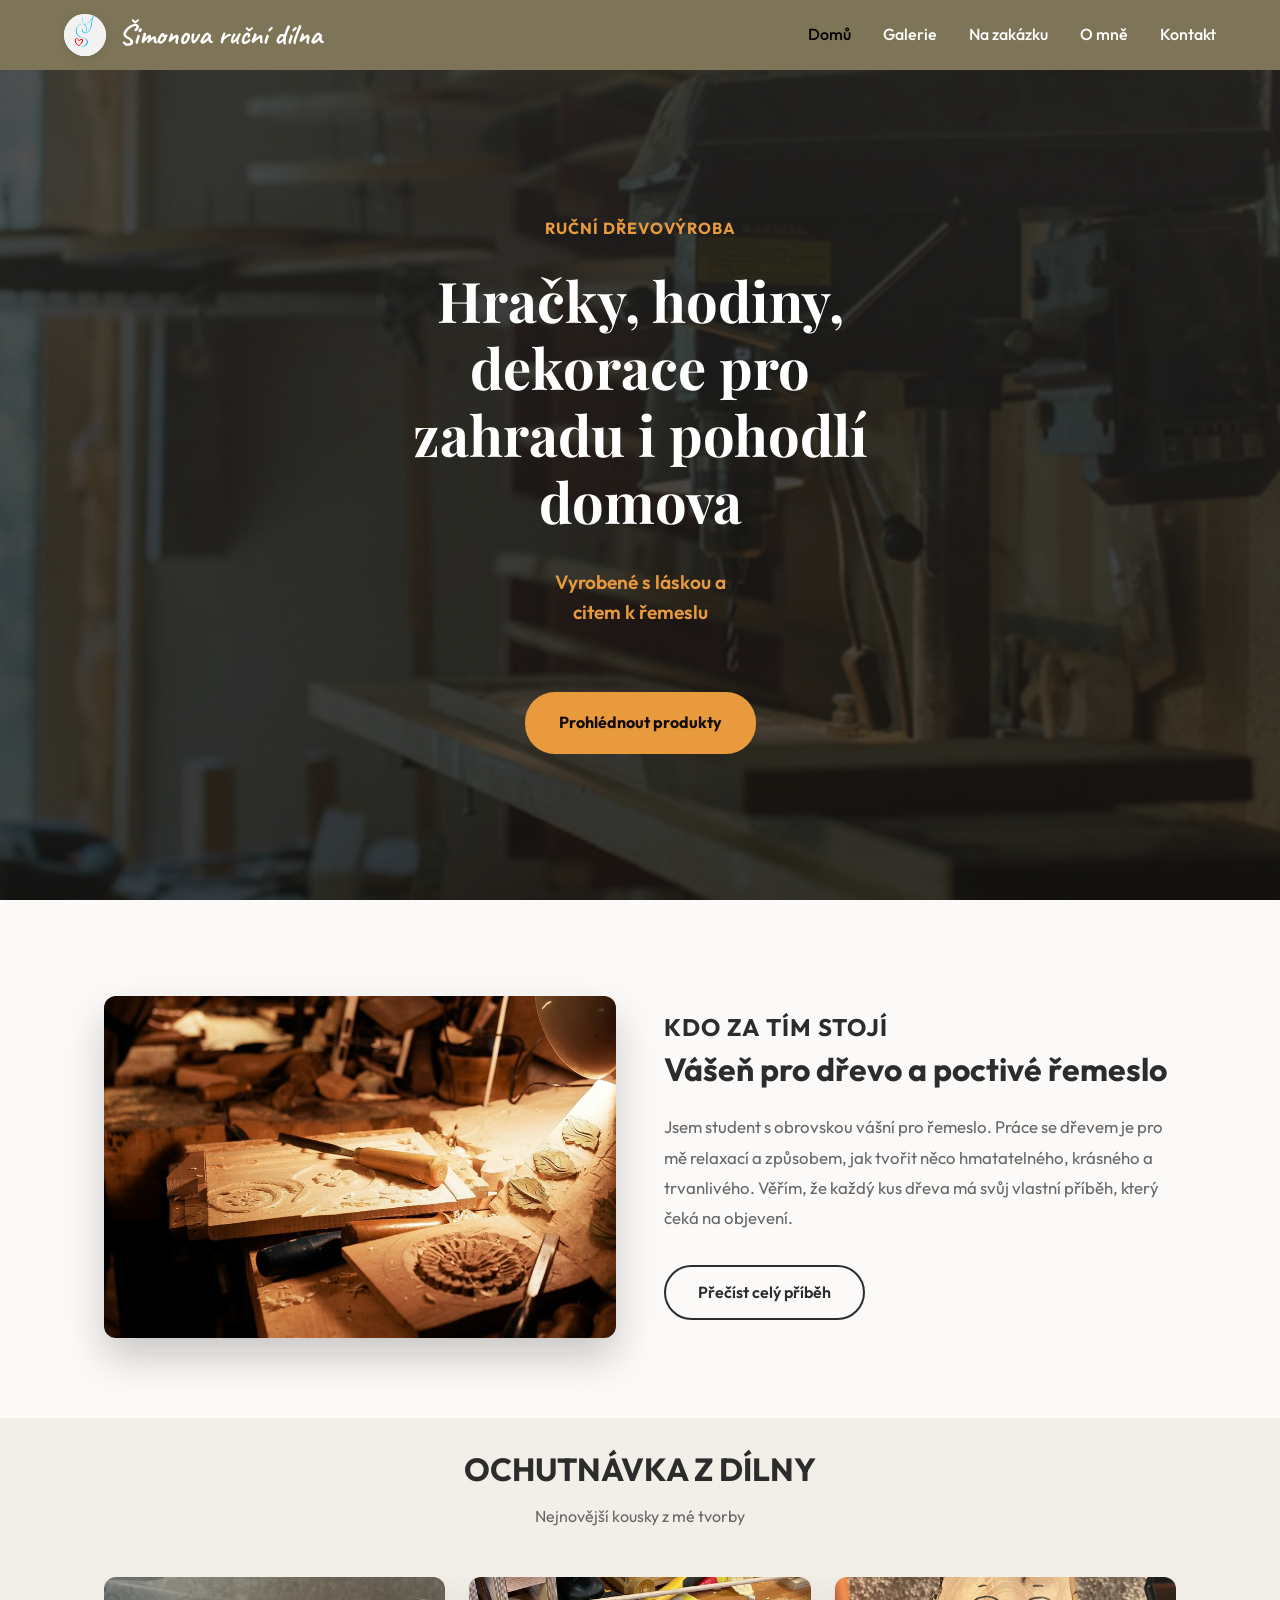
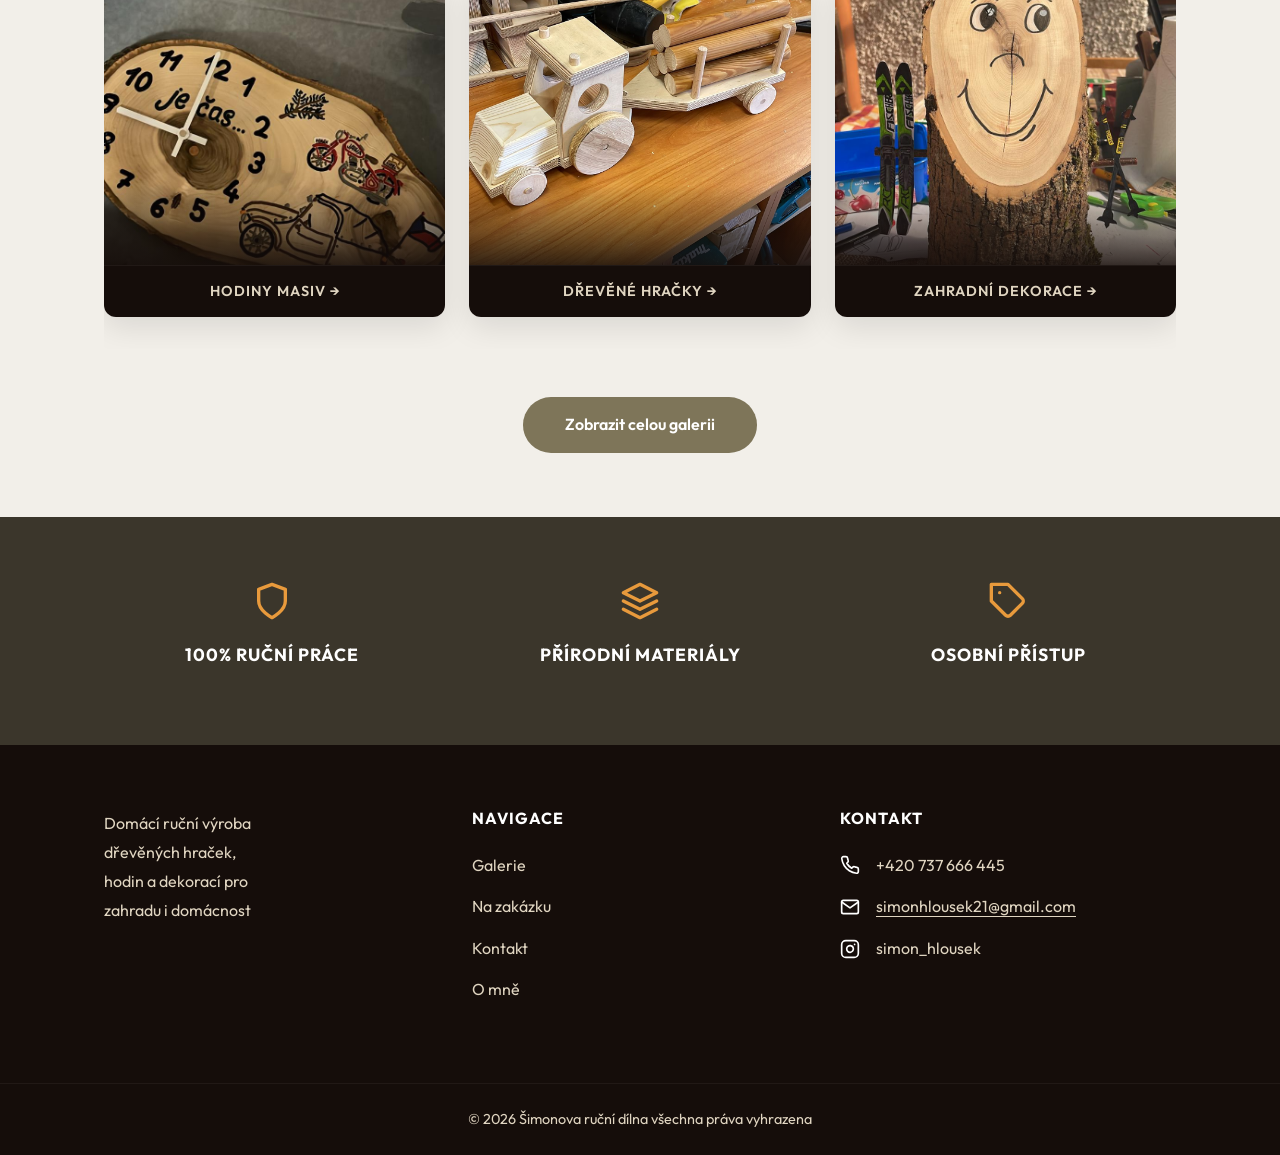
<file: index.html>
<!DOCTYPE html>
<html lang="cs">

<head>
    <meta charset="UTF-8">
    <meta name="viewport" content="width=device-width, initial-scale=1.0">
    <title>Dřevodílna | Ruční výroba ze dřeva</title>
    <meta name="description"
        content="Ručně vyráběné dřevěné hodiny, hračky a dekorace. Nabízím také zakázkovou výrobu přesně podle vašich představ.">
    <link rel="preconnect" href="https://fonts.googleapis.com">
    <link rel="preconnect" href="https://fonts.gstatic.com" crossorigin>
    <link
        href="https://fonts.googleapis.com/css2?family=Outfit:wght@300;400;500;700&family=Playfair+Display:ital,wght@0,600;1,600&family=Caveat:wght@500;700&display=swap"
        rel="stylesheet">
    <link rel="stylesheet" href="styles.css">
    <link rel="icon" type="image/x-icon" href="Pictures_neupravene/favicon_48.ico">
    <script src="form.js"></script>
</head>

<body>
    <header class="header">
        <div class="container header-container">
            <a href="index.html" class="logo">
                <div class="logo-icon">
                    <img src="Pictures_neupravene/logo.jpg" alt="Šimonova ruční dílna logo">
                </div>
                <span class="logo-text">Šimonova ruční dílna</span>
            </a>
            <nav class="nav">
                <ul class="nav-list">
                    <li><a href="index.html" class="active">Domů</a></li>
                    <li><a href="portfolio.html">Galerie</a></li>
                    <li><a href="custom.html">Na zakázku</a></li>
                    <li><a href="about.html">O mně</a></li>
                    <li><a href="contact.html">Kontakt</a></li>
                </ul>
            </nav>
            <button class="mobile-menu-btn" aria-label="Otevřít menu">
                <span></span>
                <span></span>
                <span></span>
            </button>
        </div>
    </header>

    <main>
        <!-- Hero Section -->
        <section class="hero"
            style="background-image: url('Pictures_neupravene/hero_picture.png'); background-attachment: fixed; background-position: center; background-repeat: no-repeat; background-size: cover;">
            <div class="hero-overlay"
                style="position: absolute; top: 0; left: 0; width: 100%; height: 100%; background: rgba(0,0,0,0.4);">
            </div>
            <div class="container hero-content text-center"
                style="display: flex; flex-direction: column; align-items: center; text-align: center; max-width: 800px; margin: 0 auto; position: relative; color: #fff;">
                <span class="hero-top-text"
                    style="color: #E89A3C; font-weight: 700; letter-spacing: 1px; text-transform: uppercase; display: block; margin-bottom: 1.5rem;">Ruční
                    dřevovýroba</span>
                <h1 class="hero-title" style="font-size: clamp(2rem, 6vw, 3.5rem); line-height: 1.2;">Hračky,
                    hodiny,<br>dekorace pro<br>zahradu i pohodlí<br>domova</h1>
                <p class="hero-subtitle" style="color: #E89A3C; font-weight: 600; margin-top: 1rem;">Vyrobené s láskou
                    a<br>citem k řemeslu</p>
                <div class="hero-actions" style="justify-content: center; margin-top: 2rem;">
                    <a href="portfolio.html" class="btn"
                        style="background-color: #E89A3C; color: #150D0A; font-weight: 700; border-radius: 30px; padding: 1rem 2rem;">Prohlédnout
                        produkty</a>
                </div>
            </div>
        </section>

        <!-- Home About Teaser Section -->
        <section class="home-about section">
            <div class="container home-about-container">
                <div class="home-about-image">
                    <img src="Pictures_neupravene/wooden_work_close_look_optimized.jpg" alt="Práce v dílně"
                        style="border-radius: 12px; box-shadow: 0 20px 40px rgba(0,0,0,0.2);">
                </div>
                <div class="home-about-text">
                    <h2
                        style="font-family: var(--font-sans); color: #2C2C2C; font-size: 1.5rem; text-transform: uppercase; margin-bottom: 0.5rem; letter-spacing: 1px;">
                        Kdo za tím stojí</h2>
                    <h3
                        style="font-size: 2rem; color: var(--color-text); margin-bottom: 1.5rem; font-family: var(--font-sans);">
                        Vášeň pro dřevo a poctivé řemeslo</h3>
                    <p
                        style="font-size: 1.05rem; line-height: 1.8; margin-bottom: 2rem; color: var(--color-text-light);">
                        Jsem student s obrovskou vášní pro řemeslo. Práce se dřevem je pro mě relaxací a způsobem, jak
                        tvořit něco hmatatelného, krásného a trvanlivého. Věřím, že každý kus dřeva má svůj vlastní
                        příběh, který čeká na objevení.</p>
                    <a href="about.html" class="btn"
                        style="border: 2px solid #2C2C2C; color: #2C2C2C; padding: 0.8rem 2rem; font-weight: 600; border-radius: 30px; transition: all 0.3s ease;"
                        onmouseover="this.style.backgroundColor='#2C2C2C'; this.style.color='#fff';"
                        onmouseout="this.style.backgroundColor='transparent'; this.style.color='#2C2C2C';">Přečíst celý
                        příběh</a>
                </div>
            </div>
        </section>

        <!-- Featured Products -->
        <section class="featured-products section bg-light" style="padding-top: 2rem;">
            <div class="container">
                <div class="section-header" style="text-align: center; margin-bottom: 3rem;">
                    <h2
                        style="font-family: var(--font-sans); color: #2C2C2C; font-size: 2rem; text-transform: uppercase;">
                        Ochutnávka z dílny</h2>
                    <p style="color: var(--color-text-light);">Nejnovější kousky z mé tvorby</p>
                </div>
                <div class="featured-slider">
                    <div class="featured-card">
                        <div class="featured-img-wrap">
                            <img src="Pictures_neupravene/hodiny_v_krabici.jpg" alt="Hodiny masiv Dominik">
                        </div>
                        <a href="portfolio.html?filter=hodiny" class="featured-bottom-bar">
                            <span>Hodiny masiv &rarr;</span>
                        </a>
                    </div>
                    <div class="featured-card">
                        <div class="featured-img-wrap">
                            <img src="Pictures_neupravene/vlacek_logs_na_stole.jpg" alt="Dřevěné hračky">
                        </div>
                        <a href="portfolio.html?filter=hracky" class="featured-bottom-bar">
                            <span>Dřevěné hračky &rarr;</span>
                        </a>
                    </div>
                    <div class="featured-card">
                        <div class="featured-img-wrap">
                            <img src="Pictures_neupravene/nvm_lyzar.jpg" alt="Zahradní dekorace">
                        </div>
                        <a href="portfolio.html?filter=zahrada" class="featured-bottom-bar">
                            <span>Zahradní dekorace &rarr;</span>
                        </a>
                    </div>
                </div>
                <div class="text-center" style="margin-top: 3rem;">
                    <a href="portfolio.html" class="btn"
                        style="background-color: #7E7559; color: #fff; border-radius: 30px; font-weight: 600; padding: 0.8rem 2.5rem; transition: background-color 0.3s;"
                        onmouseover="this.style.backgroundColor='#8c836a';"
                        onmouseout="this.style.backgroundColor='#7E7559';">Zobrazit celou galerii</a>
                </div>
            </div>
        </section>

        <!-- Features Strip -->
        <section class="features-strip" style="background-color: #3b362b; color: #fff; padding: 4rem 0;">
            <div class="container">
                <div class="features-grid"
                    style="display: grid; grid-template-columns: repeat(auto-fit, minmax(250px, 1fr)); gap: 2rem; text-align: center;">
                    <div class="feature-box">
                        <div style="color: #E89A3C; margin-bottom: 1rem;"><svg xmlns="http://www.w3.org/2000/svg"
                                width="40" height="40" viewBox="0 0 24 24" fill="none" stroke="currentColor"
                                stroke-width="2" stroke-linecap="round" stroke-linejoin="round">
                                <path d="M12 22s8-4 8-10V5l-8-3-8 3v7c0 6 8 10 8 10z"></path>
                            </svg></div>
                        <h4 style="font-family: var(--font-sans); color: #fff; font-size: 1.1rem; letter-spacing: 1px;">
                            100% RUČNÍ PRÁCE</h4>
                    </div>
                    <div class="feature-box">
                        <div style="color: #E89A3C; margin-bottom: 1rem;"><svg xmlns="http://www.w3.org/2000/svg"
                                width="40" height="40" viewBox="0 0 24 24" fill="none" stroke="currentColor"
                                stroke-width="2" stroke-linecap="round" stroke-linejoin="round">
                                <path d="M12 2L2 7l10 5 10-5-10-5zM2 17l10 5 10-5M2 12l10 5 10-5" />
                            </svg></div>
                        <h4 style="font-family: var(--font-sans); color: #fff; font-size: 1.1rem; letter-spacing: 1px;">
                            PŘÍRODNÍ MATERIÁLY</h4>
                    </div>
                    <div class="feature-box">
                        <div style="color: #E89A3C; margin-bottom: 1rem;"><svg xmlns="http://www.w3.org/2000/svg"
                                width="40" height="40" viewBox="0 0 24 24" fill="none" stroke="currentColor"
                                stroke-width="2" stroke-linecap="round" stroke-linejoin="round">
                                <path
                                    d="M20.59 13.41l-7.17 7.17a2 2 0 0 1-2.83 0L2 12V2h10l8.59 8.59a2 2 0 0 1 0 2.82z">
                                </path>
                                <line x1="7" y1="7" x2="7.01" y2="7"></line>
                            </svg></div>
                        <h4 style="font-family: var(--font-sans); color: #fff; font-size: 1.1rem; letter-spacing: 1px;">
                            OSOBNÍ PŘÍSTUP</h4>
                    </div>
                </div>
            </div>
        </section>
    </main>

    <footer class="footer">
        <div class="container">
            <div class="footer-grid">
                <div class="footer-col">
                    <p>Domácí ruční výroba<br>dřevěných hraček,<br>hodin a dekorací pro<br>zahradu i domácnost</p>
                </div>
                <div class="footer-col">
                    <h4 class="footer-heading">NAVIGACE</h4>
                    <ul class="footer-links">
                        <li><a href="portfolio.html">Galerie</a></li>
                        <li><a href="custom.html">Na zakázku</a></li>
                        <li><a href="contact.html">Kontakt</a></li>
                        <li><a href="about.html">O mně</a></li>
                    </ul>
                </div>
                <div class="footer-col">
                    <h4 class="footer-heading">KONTAKT</h4>
                    <ul class="footer-contact">
                        <li>
                            <svg xmlns="http://www.w3.org/2000/svg" width="20" height="20" viewBox="0 0 24 24"
                                fill="none" stroke="currentColor" stroke-width="2" stroke-linecap="round"
                                stroke-linejoin="round">
                                <path
                                    d="M22 16.92v3a2 2 0 0 1-2.18 2 19.79 19.79 0 0 1-8.63-3.07 19.5 19.5 0 0 1-6-6 19.79 19.79 0 0 1-3.07-8.67A2 2 0 0 1 4.11 2h3a2 2 0 0 1 2 1.72 12.84 12.84 0 0 0 .7 2.81 2 2 0 0 1-.45 2.11L8.09 9.91a16 16 0 0 0 6 6l1.27-1.27a2 2 0 0 1 2.11-.45 12.84 12.84 0 0 0 2.81.7A2 2 0 0 1 22 16.92z">
                                </path>
                            </svg>
                            <span>+420 737 666 445</span>
                        </li>
                        <li>
                            <svg xmlns="http://www.w3.org/2000/svg" width="20" height="20" viewBox="0 0 24 24"
                                fill="none" stroke="currentColor" stroke-width="2" stroke-linecap="round"
                                stroke-linejoin="round">
                                <path d="M4 4h16c1.1 0 2 .9 2 2v12c0 1.1-.9 2-2 2H4c-1.1 0-2-.9-2-2V6c0-1.1.9-2 2-2z">
                                </path>
                                <polyline points="22,6 12,13 2,6"></polyline>
                            </svg>
                            <a href="mailto:simonhlousek21@gmail.com">simonhlousek21@gmail.com</a>
                        </li>
                        <li>
                            <svg xmlns="http://www.w3.org/2000/svg" width="20" height="20" viewBox="0 0 24 24"
                                fill="none" stroke="currentColor" stroke-width="2" stroke-linecap="round"
                                stroke-linejoin="round">
                                <rect x="2" y="2" width="20" height="20" rx="5" ry="5"></rect>
                                <path d="M16 11.37A4 4 0 1 1 12.63 8 4 4 0 0 1 16 11.37z"></path>
                                <line x1="17.5" y1="6.5" x2="17.51" y2="6.5"></line>
                            </svg>
                            <span>simon_hlousek</span>
                        </li>
                    </ul>
                </div>
            </div>
        </div>
        <div class="footer-bottom-bar">
            <div class="container">
                <p>&copy; 2026 Šimonova ruční dílna všechna práva vyhrazena</p>
            </div>
        </div>
    </footer>

    <script src="script.js"></script>
</body>

</html>
</file>
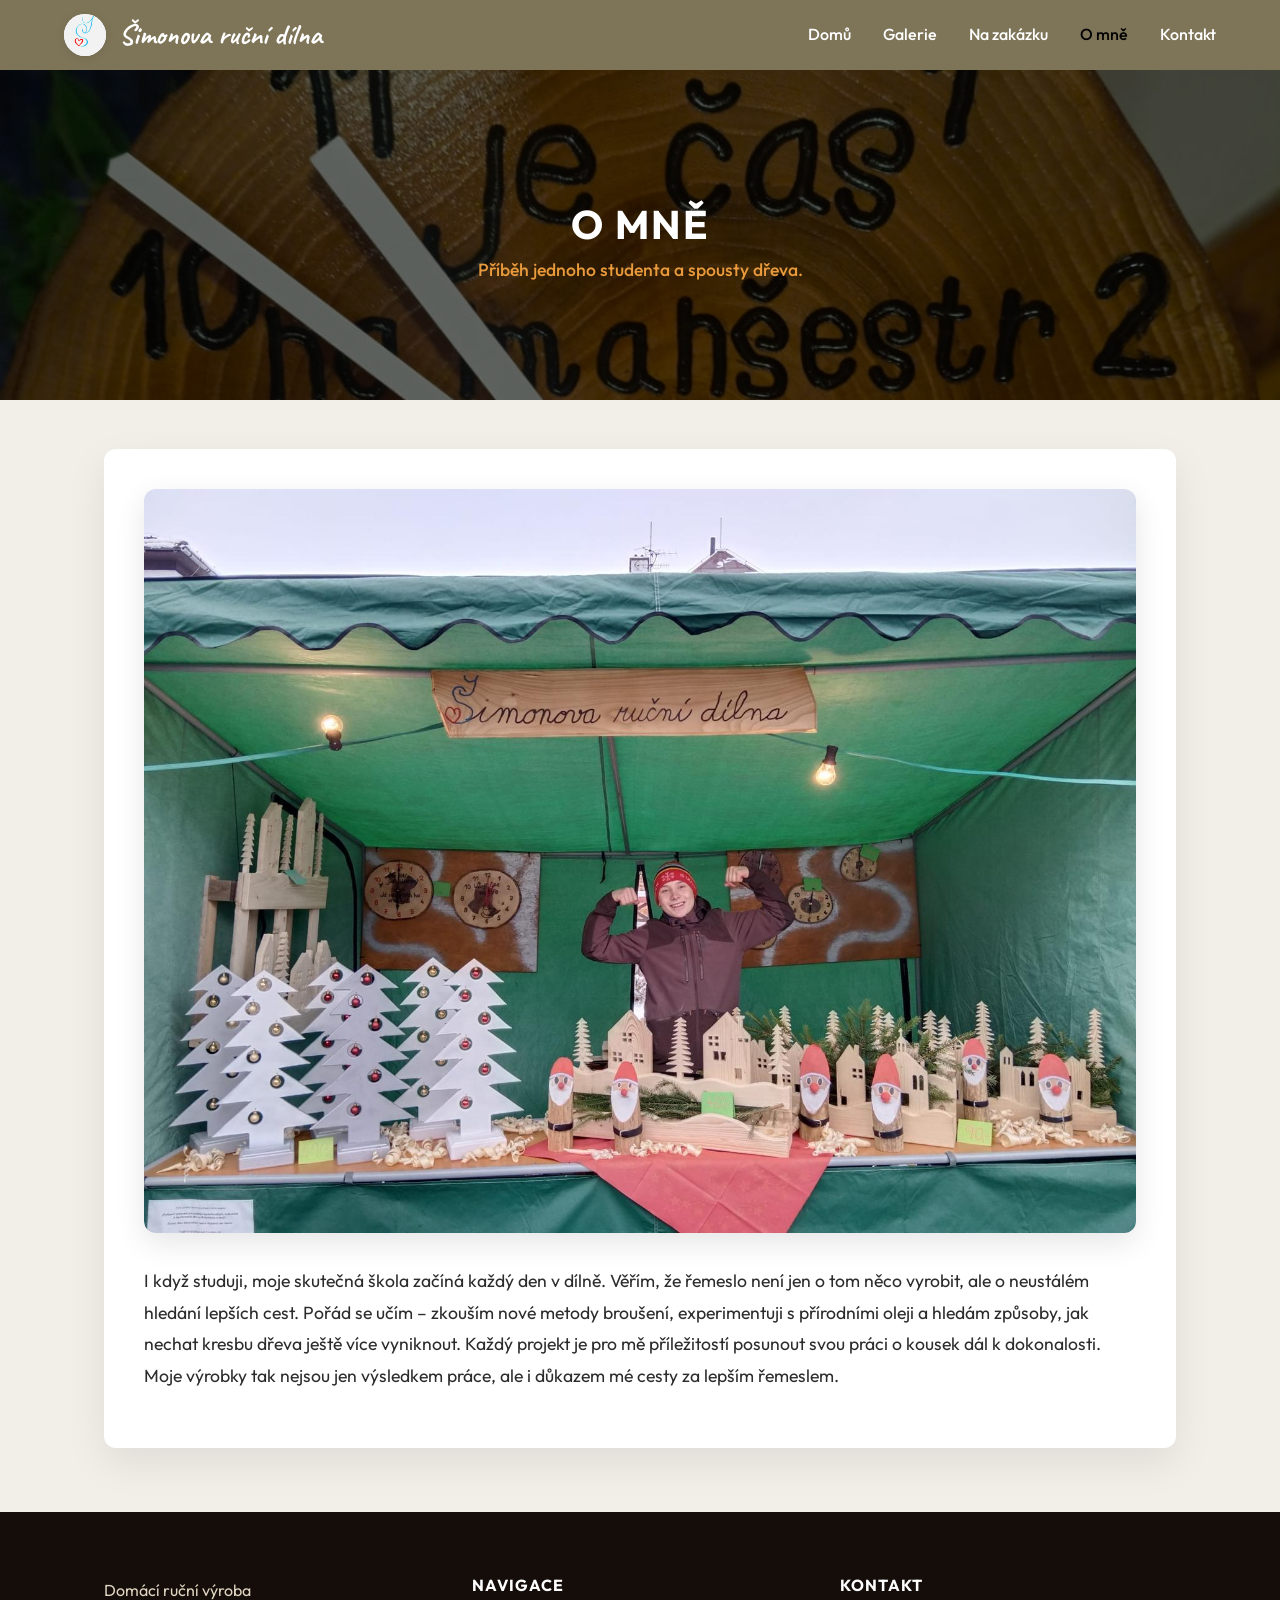
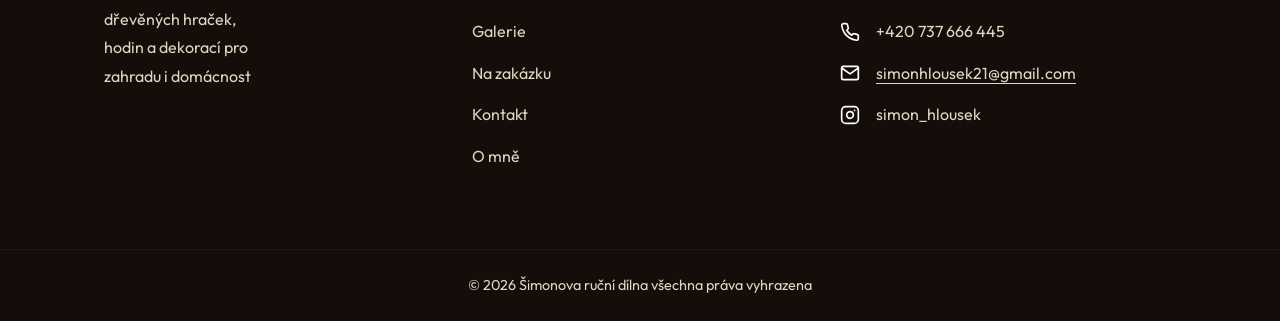
<file: about.html>
<!DOCTYPE html>
<html lang="cs">

<head>
    <meta charset="UTF-8">
    <meta name="viewport" content="width=device-width, initial-scale=1.0">
    <title>Šimonova ruční dílna | O mně</title>
    <link rel="preconnect" href="https://fonts.googleapis.com">
    <link rel="preconnect" href="https://fonts.gstatic.com" crossorigin>
    <link
        href="https://fonts.googleapis.com/css2?family=Outfit:wght@300;400;500;700&family=Playfair+Display:ital,wght@0,600;1,600&family=Caveat:wght@500;700&display=swap"
        rel="stylesheet">
    <link rel="stylesheet" href="styles.css">
    <link rel="icon" type="image/x-icon" href="Pictures_neupravene/favicon_48.ico">
    <script src="form.js"></script>
</head>

<body>
    <header class="header">
        <div class="container header-container">
            <a href="index.html" class="logo">
                <div class="logo-icon">
                    <img src="Pictures_neupravene/logo.jpg" alt="Šimonova ruční dílna logo">
                </div>
                <span class="logo-text">Šimonova ruční dílna</span>
            </a>
            <nav class="nav">
                <ul class="nav-list">
                    <li><a href="index.html">Domů</a></li>
                    <li><a href="portfolio.html">Galerie</a></li>
                    <li><a href="custom.html">Na zakázku</a></li>
                    <li><a href="about.html" class="active">O mně</a></li>
                    <li><a href="contact.html">Kontakt</a></li>
                </ul>
            </nav>
            <button class="mobile-menu-btn" aria-label="Otevřít menu">
                <span></span>
                <span></span>
                <span></span>
            </button>
        </div>
    </header>

    <main class="bg-light">
        <section class="subpage-hero" style="background-image: url('Pictures_neupravene/hodiny_je_cas_na_mansestr.jpg');">
            <div class="subpage-hero-overlay"></div>
            <div class="container subpage-hero-content">
                <h1 class="page-title">O MNĚ</h1>
                <p class="page-subtitle">Příběh jednoho studenta a spousty dřeva.</p>
            </div>
        </section>

        <section class="about-section section">
            <div class="container overlap-container">
                <div class="about-new-container">
                    <div class="about-image-top">
                        <img src="Pictures_neupravene/trhy.jpg" alt="Práce se dřevem v dílně"
                            style="width: 100%; border-radius: 12px; margin-bottom: 2rem; box-shadow: 0 10px 30px rgba(0,0,0,0.1);">
                    </div>
                    <div class="about-text-new">
                        <p style="font-size: 1.1rem; line-height: 1.8; color: var(--color-text);">I když studuji, moje
                            skutečná škola začíná každý den v dílně. Věřím, že řemeslo není jen o tom něco vyrobit, ale
                            o neustálém hledání lepších cest. Pořád se učím – zkouším nové metody broušení,
                            experimentuji s přírodními oleji a hledám způsoby, jak nechat kresbu dřeva ještě více
                            vyniknout. Každý projekt je pro mě příležitostí posunout svou práci o kousek dál k
                            dokonalosti. Moje výrobky tak nejsou jen výsledkem práce, ale i důkazem mé cesty za lepším
                            řemeslem.</p>
                    </div>
                </div>
            </div>
        </section>
    </main>

    <footer class="footer">
        <div class="container">
            <div class="footer-grid">
                <div class="footer-col">
                    <p>Domácí ruční výroba<br>dřevěných hraček,<br>hodin a dekorací pro<br>zahradu i domácnost</p>
                </div>
                <div class="footer-col">
                    <h4 class="footer-heading">NAVIGACE</h4>
                    <ul class="footer-links">
                        <li><a href="portfolio.html">Galerie</a></li>
                        <li><a href="custom.html">Na zakázku</a></li>
                        <li><a href="contact.html">Kontakt</a></li>
                        <li><a href="about.html">O mně</a></li>
                    </ul>
                </div>
                <div class="footer-col">
                    <h4 class="footer-heading">KONTAKT</h4>
                    <ul class="footer-contact">
                        <li>
                            <svg xmlns="http://www.w3.org/2000/svg" width="20" height="20" viewBox="0 0 24 24"
                                fill="none" stroke="currentColor" stroke-width="2" stroke-linecap="round"
                                stroke-linejoin="round">
                                <path
                                    d="M22 16.92v3a2 2 0 0 1-2.18 2 19.79 19.79 0 0 1-8.63-3.07 19.5 19.5 0 0 1-6-6 19.79 19.79 0 0 1-3.07-8.67A2 2 0 0 1 4.11 2h3a2 2 0 0 1 2 1.72 12.84 12.84 0 0 0 .7 2.81 2 2 0 0 1-.45 2.11L8.09 9.91a16 16 0 0 0 6 6l1.27-1.27a2 2 0 0 1 2.11-.45 12.84 12.84 0 0 0 2.81.7A2 2 0 0 1 22 16.92z">
                                </path>
                            </svg>
                            <span>+420 737 666 445</span>
                        </li>
                        <li>
                            <svg xmlns="http://www.w3.org/2000/svg" width="20" height="20" viewBox="0 0 24 24"
                                fill="none" stroke="currentColor" stroke-width="2" stroke-linecap="round"
                                stroke-linejoin="round">
                                <path d="M4 4h16c1.1 0 2 .9 2 2v12c0 1.1-.9 2-2 2H4c-1.1 0-2-.9-2-2V6c0-1.1.9-2 2-2z">
                                </path>
                                <polyline points="22,6 12,13 2,6"></polyline>
                            </svg>
                            <a href="mailto:simonhlousek21@gmail.com">simonhlousek21@gmail.com</a>
                        </li>
                        <li>
                            <svg xmlns="http://www.w3.org/2000/svg" width="20" height="20" viewBox="0 0 24 24"
                                fill="none" stroke="currentColor" stroke-width="2" stroke-linecap="round"
                                stroke-linejoin="round">
                                <rect x="2" y="2" width="20" height="20" rx="5" ry="5"></rect>
                                <path d="M16 11.37A4 4 0 1 1 12.63 8 4 4 0 0 1 16 11.37z"></path>
                                <line x1="17.5" y1="6.5" x2="17.51" y2="6.5"></line>
                            </svg>
                            <span>simon_hlousek</span>
                        </li>
                    </ul>
                </div>
            </div>
        </div>
        <div class="footer-bottom-bar">
            <div class="container">
                <p>&copy; 2026 Šimonova ruční dílna všechna práva vyhrazena</p>
            </div>
        </div>
    </footer>

    <script src="script.js"></script>
</body>

</html>
</file>
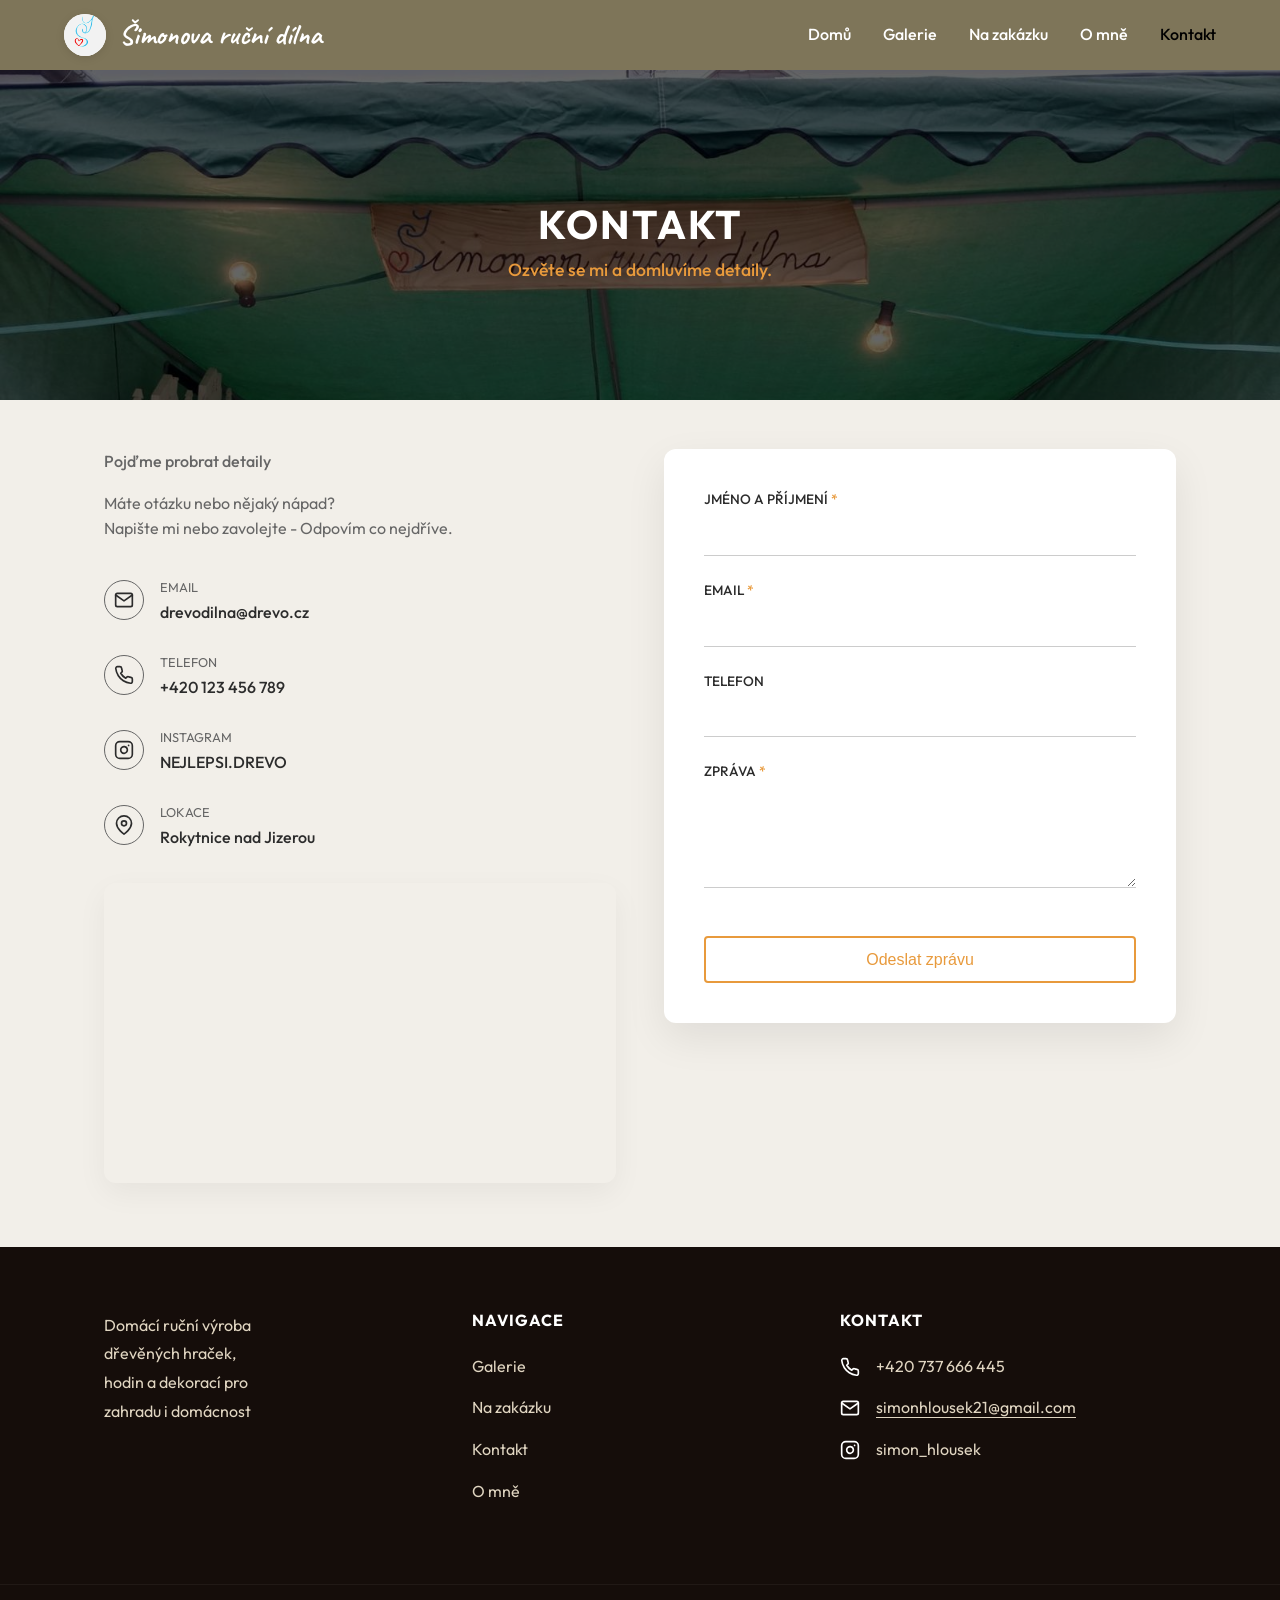
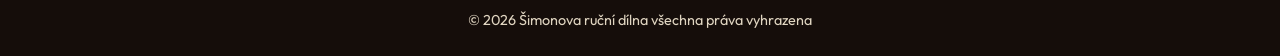
<file: contact.html>
<!DOCTYPE html>
<html lang="cs">

<head>
    <meta charset="UTF-8">
    <meta name="viewport" content="width=device-width, initial-scale=1.0">
    <title>Šimonova ruční dílna | Kontakt</title>
    <link rel="preconnect" href="https://fonts.googleapis.com">
    <link rel="preconnect" href="https://fonts.gstatic.com" crossorigin>
    <link
        href="https://fonts.googleapis.com/css2?family=Outfit:wght@300;400;500;700&family=Playfair+Display:ital,wght@0,600;1,600&family=Caveat:wght@500;700&display=swap"
        rel="stylesheet">
    <link rel="stylesheet" href="styles.css">
    <link rel="icon" type="image/x-icon" href="Pictures_neupravene/favicon_48.ico">
    <script src="form.js"></script>
</head>

<body>
    <header class="header">
        <div class="container header-container">
            <a href="index.html" class="logo">
                <div class="logo-icon">
                    <img src="Pictures_neupravene/logo.jpg" alt="Šimonova ruční dílna logo">
                </div>
                <span class="logo-text">Šimonova ruční dílna</span>
            </a>
            <nav class="nav">
                <ul class="nav-list">
                    <li><a href="index.html">Domů</a></li>
                    <li><a href="portfolio.html">Galerie</a></li>
                    <li><a href="custom.html">Na zakázku</a></li>
                    <li><a href="about.html">O mně</a></li>
                    <li><a href="contact.html" class="active">Kontakt</a></li>
                </ul>
            </nav>
            <button class="mobile-menu-btn" aria-label="Otevřít menu">
                <span></span>
                <span></span>
                <span></span>
            </button>
        </div>
    </header>

    <main class="bg-light">
        <section class="subpage-hero" style="background-image: url('Pictures_neupravene/trhy.jpg');">
            <div class="subpage-hero-overlay"></div>
            <div class="container subpage-hero-content">
                <h1 class="page-title">KONTAKT</h1>
                <p class="page-subtitle">Ozvěte se mi a domluvíme detaily.</p>
            </div>
        </section>

        <section class="contact-section section">
            <div class="container overlap-container">
                <div class="contact-grid-new">
                    <div class="contact-info-new">
                        <p style="font-weight: 500;">Pojďme probrat detaily</p>
                        <p style="margin-bottom: 2rem;">Máte otázku nebo nějaký nápad?<br>Napište mi nebo zavolejte -
                            Odpovím co nejdříve.</p>

                        <ul class="contact-list">
                            <li>
                                <div class="c-icon"><svg xmlns="http://www.w3.org/2000/svg" width="20" height="20"
                                        viewBox="0 0 24 24" fill="none" stroke="currentColor" stroke-width="2"
                                        stroke-linecap="round" stroke-linejoin="round">
                                        <path
                                            d="M4 4h16c1.1 0 2 .9 2 2v12c0 1.1-.9 2-2 2H4c-1.1 0-2-.9-2-2V6c0-1.1.9-2 2-2z">
                                        </path>
                                        <polyline points="22,6 12,13 2,6"></polyline>
                                    </svg></div>
                                <div class="c-text"><span>EMAIL</span><br><a
                                        href="mailto:drevodilna@drevo.cz"><strong>drevodilna@drevo.cz</strong></a></div>
                            </li>
                            <li>
                                <div class="c-icon"><svg xmlns="http://www.w3.org/2000/svg" width="20" height="20"
                                        viewBox="0 0 24 24" fill="none" stroke="currentColor" stroke-width="2"
                                        stroke-linecap="round" stroke-linejoin="round">
                                        <path
                                            d="M22 16.92v3a2 2 0 0 1-2.18 2 19.79 19.79 0 0 1-8.63-3.07 19.5 19.5 0 0 1-6-6 19.79 19.79 0 0 1-3.07-8.67A2 2 0 0 1 4.11 2h3a2 2 0 0 1 2 1.72 12.84 12.84 0 0 0 .7 2.81 2 2 0 0 1-.45 2.11L8.09 9.91a16 16 0 0 0 6 6l1.27-1.27a2 2 0 0 1 2.11-.45 12.84 12.84 0 0 0 2.81.7A2 2 0 0 1 22 16.92z">
                                        </path>
                                    </svg></div>
                                <div class="c-text"><span>TELEFON</span><br><strong>+420 123 456 789</strong></div>
                            </li>
                            <li>
                                <div class="c-icon"><svg xmlns="http://www.w3.org/2000/svg" width="20" height="20"
                                        viewBox="0 0 24 24" fill="none" stroke="currentColor" stroke-width="2"
                                        stroke-linecap="round" stroke-linejoin="round">
                                        <rect x="2" y="2" width="20" height="20" rx="5" ry="5"></rect>
                                        <path d="M16 11.37A4 4 0 1 1 12.63 8 4 4 0 0 1 16 11.37z"></path>
                                        <line x1="17.5" y1="6.5" x2="17.51" y2="6.5"></line>
                                    </svg></div>
                                <div class="c-text"><span>INSTAGRAM</span><br><strong>NEJLEPSI.DREVO</strong></div>
                            </li>
                            <li>
                                <div class="c-icon"><svg xmlns="http://www.w3.org/2000/svg" width="20" height="20"
                                        viewBox="0 0 24 24" fill="none" stroke="currentColor" stroke-width="2"
                                        stroke-linecap="round" stroke-linejoin="round">
                                        <path d="M21 10c0 7-9 13-9 13s-9-6-9-13a9 9 0 0 1 18 0z"></path>
                                        <circle cx="12" cy="10" r="3"></circle>
                                    </svg></div>
                                <div class="c-text"><span>LOKACE</span><br><strong>Rokytnice nad Jizerou</strong></div>
                            </li>
                        </ul>

                        <div class="map-placeholder" style="margin-top: 2rem; border-radius: 12px; overflow: hidden; box-shadow: 0 10px 30px rgba(0,0,0,0.05); line-height: 0;">
                            <iframe src="https://www.google.com/maps/embed?pb=!1m18!1m12!1m3!1d40390.54029134956!2d15.429632215209054!3d50.74945374239619!2m3!1f0!2f0!3f0!3m2!1i1024!2i768!4f13.1!3m3!1m2!1s0x470ec5cdcd55eab3%3A0x400af0f6615c920!2sRokytnice%20nad%20Jizerou!5e0!3m2!1scs!2scz!4v1779291509688!5m2!1scs!2scz" width="100%" height="300" style="border:0;" allowfullscreen="" loading="lazy" referrerpolicy="no-referrer-when-downgrade"></iframe>
                        </div>
                    </div>

                    <div class="contact-form-part">
                        <form class="clean-form" onsubmit="event.preventDefault(); alert('Děkuji za zprávu!');">
                            <div class="form-group-clean">
                                <label>JMÉNO A PŘÍJMENÍ <span class="required">*</span></label>
                                <input type="text" required>
                            </div>
                            <div class="form-group-clean">
                                <label>EMAIL <span class="required">*</span></label>
                                <input type="email" required>
                            </div>
                            <div class="form-group-clean">
                                <label>TELEFON</label>
                                <input type="tel">
                            </div>
                            <div class="form-group-clean">
                                <label>ZPRÁVA <span class="required">*</span></label>
                                <textarea rows="4" required></textarea>
                            </div>
                            <button type="submit" class="btn"
                                style="margin-top: 1rem; width: 100%; border: 2px solid #E89A3C; color: #E89A3C; background: transparent; transition: all 0.3s;"
                                onmouseover="this.style.backgroundColor='#E89A3C'; this.style.color='#fff';"
                                onmouseout="this.style.backgroundColor='transparent'; this.style.color='#E89A3C';">Odeslat
                                zprávu</button>
                        </form>
                    </div>
                </div>
            </div>
        </section>
    </main>

    <footer class="footer">
        <div class="container">
            <div class="footer-grid">
                <div class="footer-col">
                    <p>Domácí ruční výroba<br>dřevěných hraček,<br>hodin a dekorací pro<br>zahradu i domácnost</p>
                </div>
                <div class="footer-col">
                    <h4 class="footer-heading">NAVIGACE</h4>
                    <ul class="footer-links">
                        <li><a href="portfolio.html">Galerie</a></li>
                        <li><a href="custom.html">Na zakázku</a></li>
                        <li><a href="contact.html">Kontakt</a></li>
                        <li><a href="about.html">O mně</a></li>
                    </ul>
                </div>
                <div class="footer-col">
                    <h4 class="footer-heading">KONTAKT</h4>
                    <ul class="footer-contact">
                        <li>
                            <svg xmlns="http://www.w3.org/2000/svg" width="20" height="20" viewBox="0 0 24 24"
                                fill="none" stroke="currentColor" stroke-width="2" stroke-linecap="round"
                                stroke-linejoin="round">
                                <path
                                    d="M22 16.92v3a2 2 0 0 1-2.18 2 19.79 19.79 0 0 1-8.63-3.07 19.5 19.5 0 0 1-6-6 19.79 19.79 0 0 1-3.07-8.67A2 2 0 0 1 4.11 2h3a2 2 0 0 1 2 1.72 12.84 12.84 0 0 0 .7 2.81 2 2 0 0 1-.45 2.11L8.09 9.91a16 16 0 0 0 6 6l1.27-1.27a2 2 0 0 1 2.11-.45 12.84 12.84 0 0 0 2.81.7A2 2 0 0 1 22 16.92z">
                                </path>
                            </svg>
                            <span>+420 737 666 445</span>
                        </li>
                        <li>
                            <svg xmlns="http://www.w3.org/2000/svg" width="20" height="20" viewBox="0 0 24 24"
                                fill="none" stroke="currentColor" stroke-width="2" stroke-linecap="round"
                                stroke-linejoin="round">
                                <path d="M4 4h16c1.1 0 2 .9 2 2v12c0 1.1-.9 2-2 2H4c-1.1 0-2-.9-2-2V6c0-1.1.9-2 2-2z">
                                </path>
                                <polyline points="22,6 12,13 2,6"></polyline>
                            </svg>
                            <a href="mailto:simonhlousek21@gmail.com">simonhlousek21@gmail.com</a>
                        </li>
                        <li>
                            <svg xmlns="http://www.w3.org/2000/svg" width="20" height="20" viewBox="0 0 24 24"
                                fill="none" stroke="currentColor" stroke-width="2" stroke-linecap="round"
                                stroke-linejoin="round">
                                <rect x="2" y="2" width="20" height="20" rx="5" ry="5"></rect>
                                <path d="M16 11.37A4 4 0 1 1 12.63 8 4 4 0 0 1 16 11.37z"></path>
                                <line x1="17.5" y1="6.5" x2="17.51" y2="6.5"></line>
                            </svg>
                            <span>simon_hlousek</span>
                        </li>
                    </ul>
                </div>
            </div>
        </div>
        <div class="footer-bottom-bar">
            <div class="container">
                <p>&copy; 2026 Šimonova ruční dílna všechna práva vyhrazena</p>
            </div>
        </div>
    </footer>

    <script src="script.js"></script>
</body>

</html>
</file>
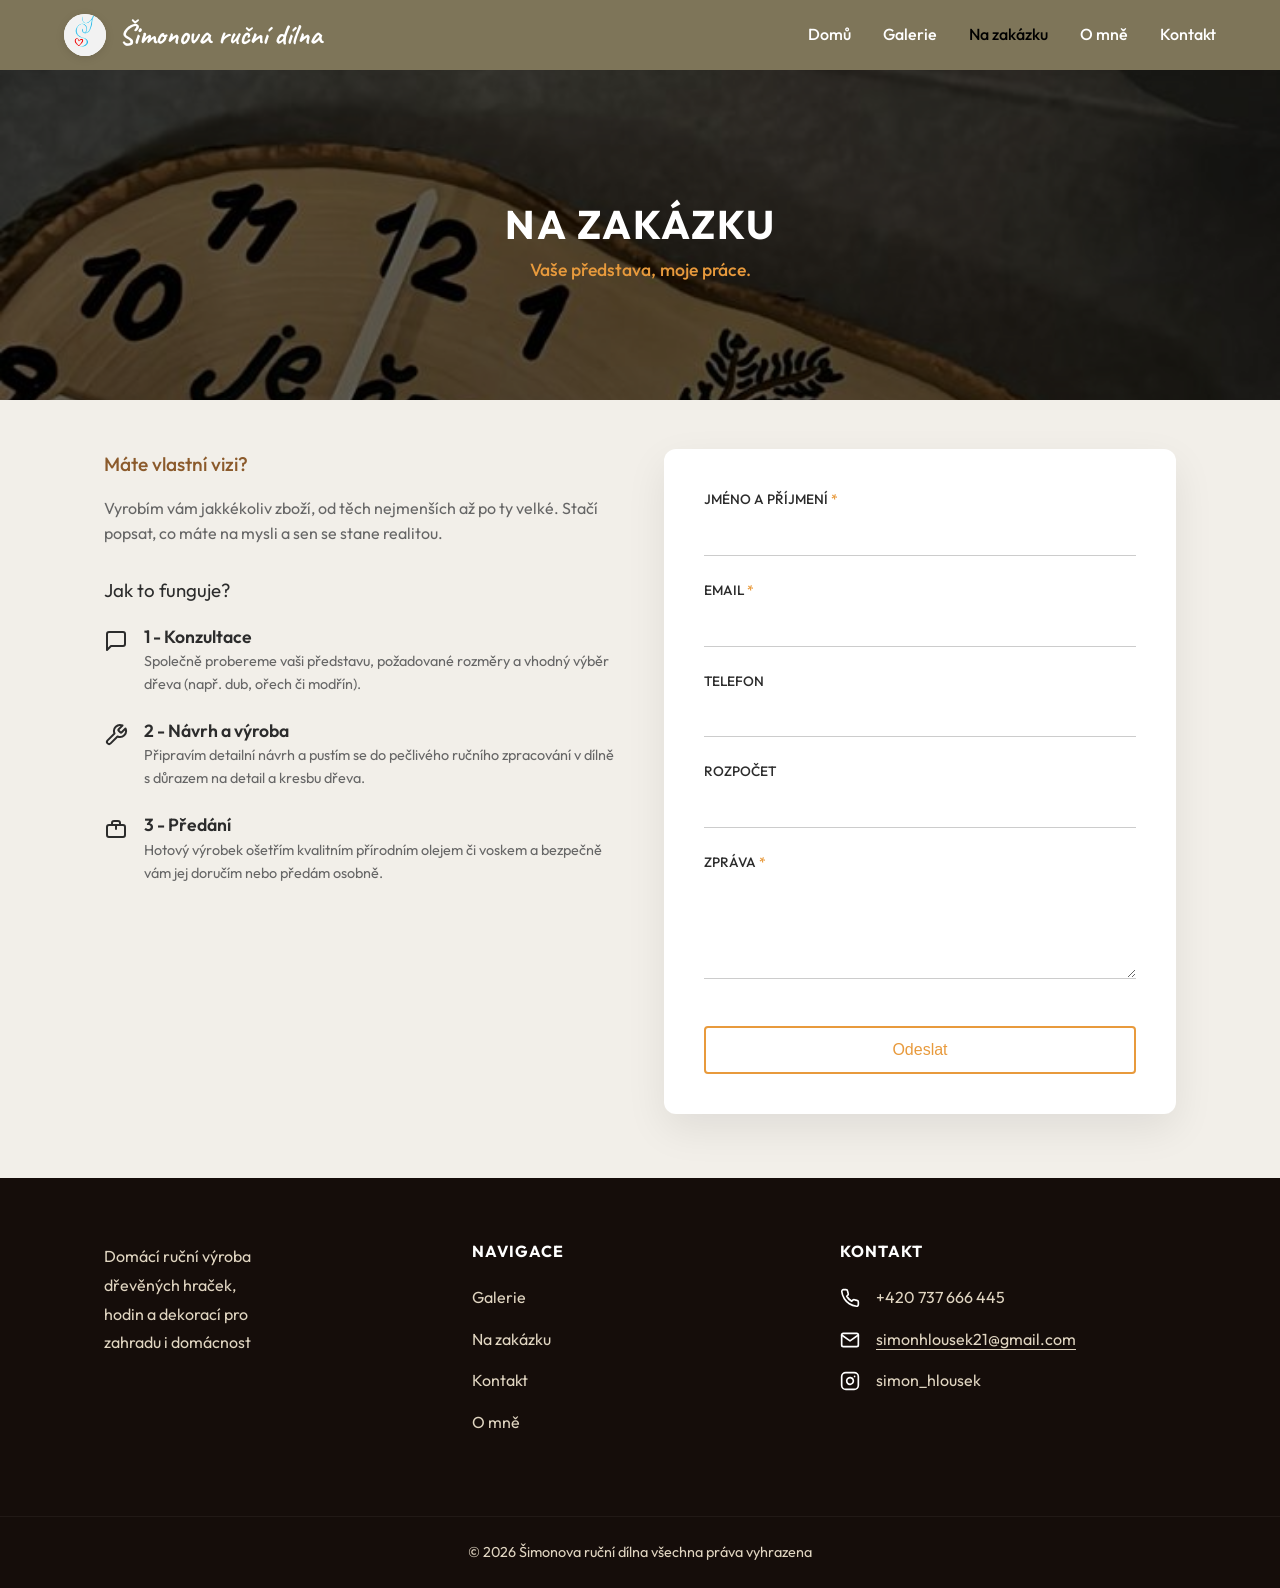
<file: custom.html>
<!DOCTYPE html>
<html lang="cs">

<head>
    <meta charset="UTF-8">
    <meta name="viewport" content="width=device-width, initial-scale=1.0">
    <title>Šimonova ruční dílna | Na zakázku</title>
    <link rel="preconnect" href="https://fonts.googleapis.com">
    <link rel="preconnect" href="https://fonts.gstatic.com" crossorigin>
    <link
        href="https://fonts.googleapis.com/css2?family=Outfit:wght@300;400;500;700&family=Playfair+Display:ital,wght@0,600;1,600&family=Caveat:wght@500;700&display=swap"
        rel="stylesheet">
    <link rel="stylesheet" href="styles.css">
    <link rel="icon" type="image/x-icon" href="Pictures_neupravene/favicon_48.ico">
    <script src="form.js"></script>
</head>

<body>
    <header class="header">
        <div class="container header-container">
            <a href="index.html" class="logo">
                <div class="logo-icon">
                    <img src="Pictures_neupravene/logo.jpg" alt="Šimonova ruční dílna logo">
                </div>
                <span class="logo-text">Šimonova ruční dílna</span>
            </a>
            <nav class="nav">
                <ul class="nav-list">
                    <li><a href="index.html">Domů</a></li>
                    <li><a href="portfolio.html">Galerie</a></li>
                    <li><a href="custom.html" class="active">Na zakázku</a></li>
                    <li><a href="about.html">O mně</a></li>
                    <li><a href="contact.html">Kontakt</a></li>
                </ul>
            </nav>
            <button class="mobile-menu-btn" aria-label="Otevřít menu">
                <span></span>
                <span></span>
                <span></span>
            </button>
        </div>
    </header>

    <main class="bg-light">
        <section class="subpage-hero" style="background-image: url('Pictures_neupravene/hodiny_v_krabici.jpg');">
            <div class="subpage-hero-overlay"></div>
            <div class="container subpage-hero-content">
                <h1 class="page-title">NA ZAKÁZKU</h1>
                <p class="page-subtitle">Vaše představa, moje práce.</p>
            </div>
        </section>

        <section class="custom-orders section">
            <div class="container overlap-container">

                <div class="custom-grid-new">
                    <div class="custom-text-part">
                        <p class="lead">Máte vlastní vizi?</p>
                        <p>Vyrobím vám jakkékoliv zboží, od těch nejmenších až po ty velké. Stačí popsat, co máte na
                            mysli a sen se stane realitou.</p>

                        <h3
                            style="margin-top: 2rem; margin-bottom: 1.5rem; font-family: var(--font-sans); color: var(--color-text); font-weight: 400;">
                            Jak to funguje?</h3>
                        <div class="process-steps">
                            <div class="step-item">
                                <div class="step-icon">
                                    <svg xmlns="http://www.w3.org/2000/svg" width="24" height="24" viewBox="0 0 24 24"
                                        fill="none" stroke="currentColor" stroke-width="2" stroke-linecap="round"
                                        stroke-linejoin="round">
                                        <path d="M21 15a2 2 0 0 1-2 2H7l-4 4V5a2 2 0 0 1 2-2h14a2 2 0 0 1 2 2z"></path>
                                    </svg>
                                </div>
                                <div class="step-text">
                                    <h4>1 - Konzultace</h4>
                                    <p>Společně probereme vaši představu, požadované rozměry a vhodný výběr dřeva (např. dub, ořech či modřín).</p>
                                </div>
                            </div>
                            <div class="step-item">
                                <div class="step-icon">
                                    <svg xmlns="http://www.w3.org/2000/svg" width="24" height="24" viewBox="0 0 24 24"
                                        fill="none" stroke="currentColor" stroke-width="2" stroke-linecap="round"
                                        stroke-linejoin="round">
                                        <path
                                            d="M14.7 6.3a1 1 0 0 0 0 1.4l1.6 1.6a1 1 0 0 0 1.4 0l3.77-3.77a6 6 0 0 1-7.94 7.94l-6.91 6.91a2.12 2.12 0 0 1-3-3l6.91-6.91a6 6 0 0 1 7.94-7.94l-3.76 3.76z">
                                        </path>
                                    </svg>
                                </div>
                                <div class="step-text">
                                    <h4>2 - Návrh a výroba</h4>
                                    <p>Připravím detailní návrh a pustím se do pečlivého ručního zpracování v dílně s důrazem na detail a kresbu dřeva.</p>
                                </div>
                            </div>
                            <div class="step-item">
                                <div class="step-icon">
                                    <svg xmlns="http://www.w3.org/2000/svg" width="24" height="24" viewBox="0 0 24 24"
                                        fill="none" stroke="currentColor" stroke-width="2" stroke-linecap="round"
                                        stroke-linejoin="round">
                                        <rect x="3" y="8" width="18" height="12" rx="2" ry="2"></rect>
                                        <line x1="12" y1="8" x2="12" y2="12"></line>
                                        <path d="M16 8V6a2 2 0 0 0-2-2H10a2 2 0 0 0-2 2v2"></path>
                                    </svg>
                                </div>
                                <div class="step-text">
                                    <h4>3 - Předání</h4>
                                    <p>Hotový výrobek ošetřím kvalitním přírodním olejem či voskem a bezpečně vám jej doručím nebo předám osobně.</p>
                                </div>
                            </div>
                        </div>
                    </div>

                    <div class="custom-form-part">
                        <form class="clean-form" id="kontaktni-formular" name="kontakt" method="POST" data-netlify="true"
                            netlify-honeypot="bot-field">
                            <input type="hidden" name="form-name" value="kontakt">
                            <input type="hidden" name="subject" value="Nová poptávka ze Šimonovy ruční dílny">
                            <p style="display:none;">
                                <label>Nevyplňujte toto pole: <input name="bot-field"></label>
                            </p>
                    
                            <div class="form-group-clean">
                                <label>JMÉNO A PŘÍJMENÍ <span class="required">*</span></label>
                                <input type="text" name="jmeno" required>
                            </div>
                            <div class="form-group-clean">
                                <label>EMAIL <span class="required">*</span></label>
                                <input type="email" name="email" required>
                            </div>
                            <div class="form-group-clean">
                                <label>TELEFON</label>
                                <input type="tel" name="telefon">
                            </div>
                            <div class="form-group-clean">
                                <label>ROZPOČET</label>
                                <input type="text" name="rozpocet">
                            </div>
                            <div class="form-group-clean">
                                <label>ZPRÁVA <span class="required">*</span></label>
                                <textarea rows="4" name="zprava" required></textarea>
                            </div>
                    
                            <button type="submit" class="btn"
                                style="margin-top: 1rem; width: 100%; border: 2px solid #E89A3C; color: #E89A3C; background: transparent; transition: all 0.3s;"
                                onmouseover="this.style.backgroundColor='#E89A3C'; this.style.color='#fff';"
                                onmouseout="this.style.backgroundColor='transparent'; this.style.color='#E89A3C';">Odeslat</button>
                    
                            <p id="form-status" style="margin-top: 1rem; display: none;"></p>
                        </form>
                    </div>
                </div>
            </div>
        </section>
    </main>

    <footer class="footer">
        <div class="container">
            <div class="footer-grid">
                <div class="footer-col">
                    <p>Domácí ruční výroba<br>dřevěných hraček,<br>hodin a dekorací pro<br>zahradu i domácnost</p>
                </div>
                <div class="footer-col">
                    <h4 class="footer-heading">NAVIGACE</h4>
                    <ul class="footer-links">
                        <li><a href="portfolio.html">Galerie</a></li>
                        <li><a href="custom.html">Na zakázku</a></li>
                        <li><a href="contact.html">Kontakt</a></li>
                        <li><a href="about.html">O mně</a></li>
                    </ul>
                </div>
                <div class="footer-col">
                    <h4 class="footer-heading">KONTAKT</h4>
                    <ul class="footer-contact">
                        <li>
                            <svg xmlns="http://www.w3.org/2000/svg" width="20" height="20" viewBox="0 0 24 24"
                                fill="none" stroke="currentColor" stroke-width="2" stroke-linecap="round"
                                stroke-linejoin="round">
                                <path
                                    d="M22 16.92v3a2 2 0 0 1-2.18 2 19.79 19.79 0 0 1-8.63-3.07 19.5 19.5 0 0 1-6-6 19.79 19.79 0 0 1-3.07-8.67A2 2 0 0 1 4.11 2h3a2 2 0 0 1 2 1.72 12.84 12.84 0 0 0 .7 2.81 2 2 0 0 1-.45 2.11L8.09 9.91a16 16 0 0 0 6 6l1.27-1.27a2 2 0 0 1 2.11-.45 12.84 12.84 0 0 0 2.81.7A2 2 0 0 1 22 16.92z">
                                </path>
                            </svg>
                            <span>+420 737 666 445</span>
                        </li>
                        <li>
                            <svg xmlns="http://www.w3.org/2000/svg" width="20" height="20" viewBox="0 0 24 24"
                                fill="none" stroke="currentColor" stroke-width="2" stroke-linecap="round"
                                stroke-linejoin="round">
                                <path d="M4 4h16c1.1 0 2 .9 2 2v12c0 1.1-.9 2-2 2H4c-1.1 0-2-.9-2-2V6c0-1.1.9-2 2-2z">
                                </path>
                                <polyline points="22,6 12,13 2,6"></polyline>
                            </svg>
                            <a href="mailto:simonhlousek21@gmail.com">simonhlousek21@gmail.com</a>
                        </li>
                        <li>
                            <svg xmlns="http://www.w3.org/2000/svg" width="20" height="20" viewBox="0 0 24 24"
                                fill="none" stroke="currentColor" stroke-width="2" stroke-linecap="round"
                                stroke-linejoin="round">
                                <rect x="2" y="2" width="20" height="20" rx="5" ry="5"></rect>
                                <path d="M16 11.37A4 4 0 1 1 12.63 8 4 4 0 0 1 16 11.37z"></path>
                                <line x1="17.5" y1="6.5" x2="17.51" y2="6.5"></line>
                            </svg>
                            <span>simon_hlousek</span>
                        </li>
                    </ul>
                </div>
            </div>
        </div>
        <div class="footer-bottom-bar">
            <div class="container">
                <p>&copy; 2026 Šimonova ruční dílna všechna práva vyhrazena</p>
            </div>
        </div>
    </footer>

    <script src="script.js"></script>
</body>

</html>
</file>
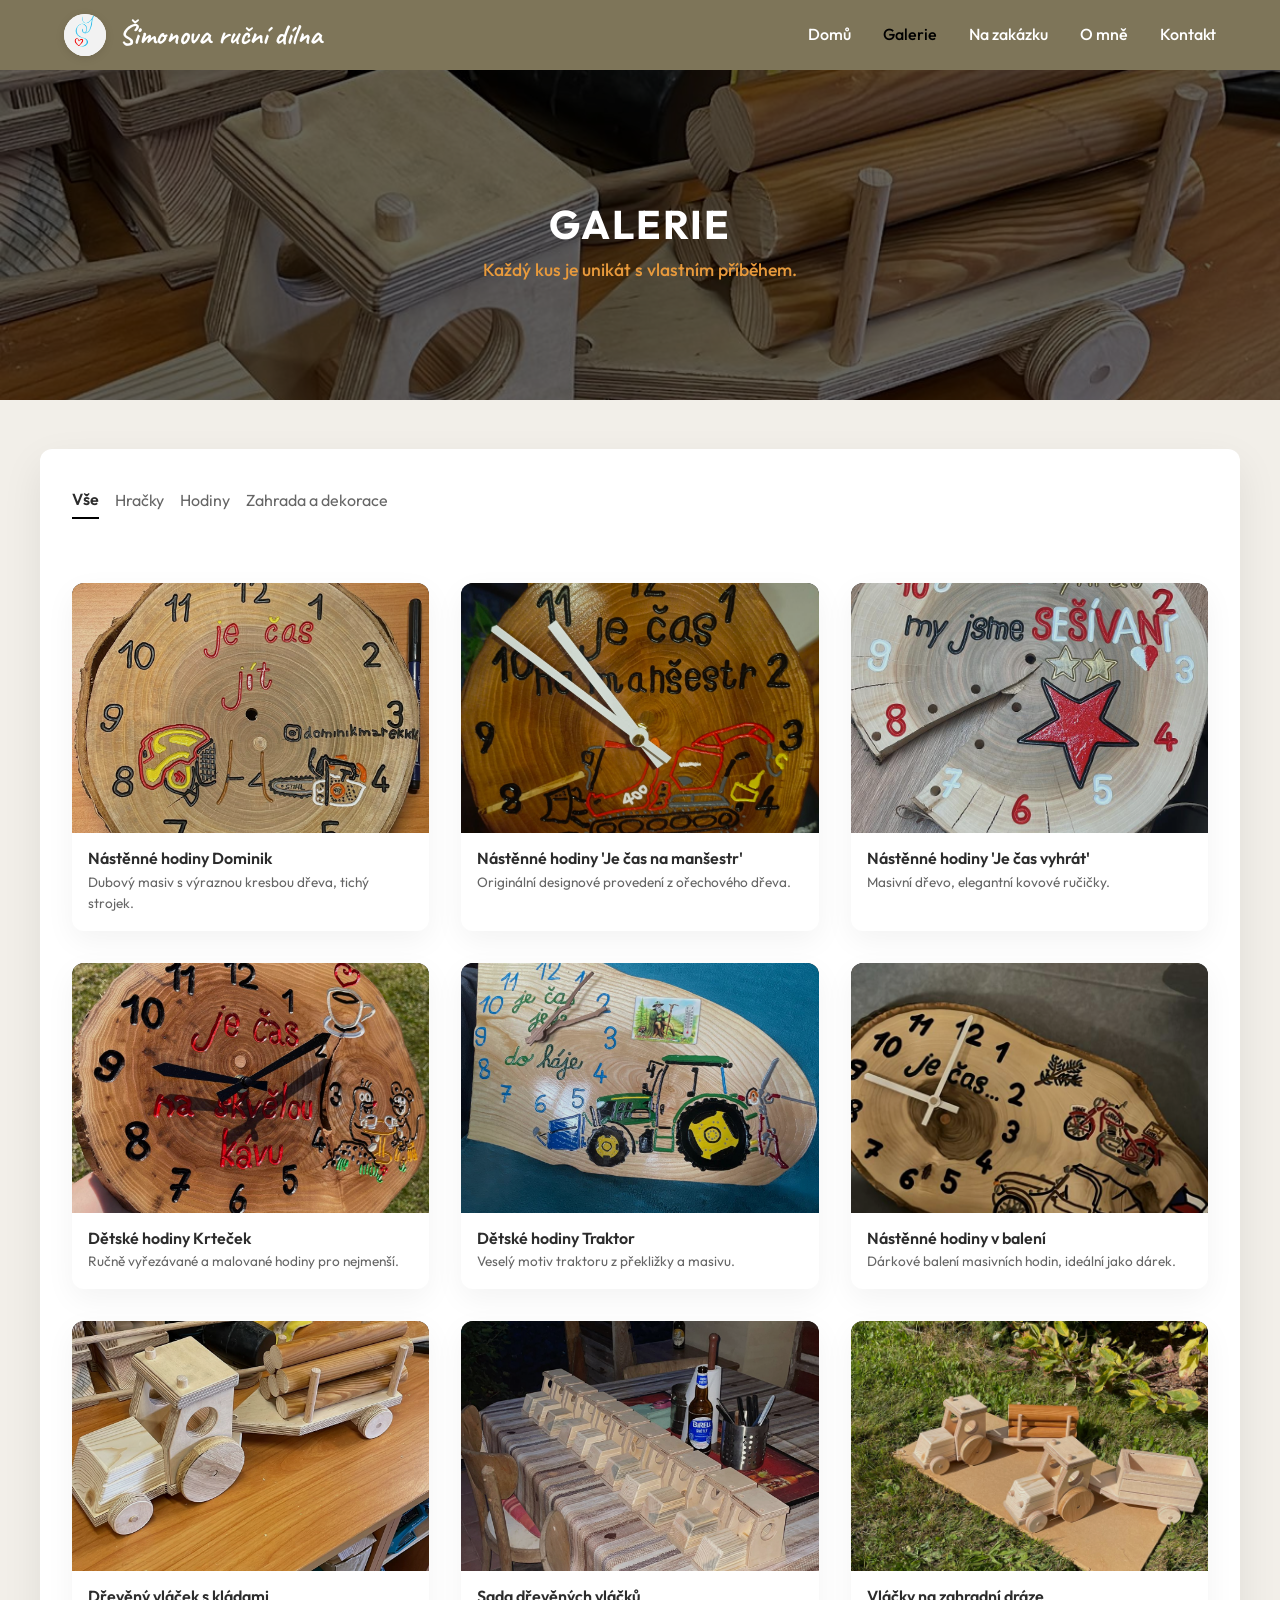
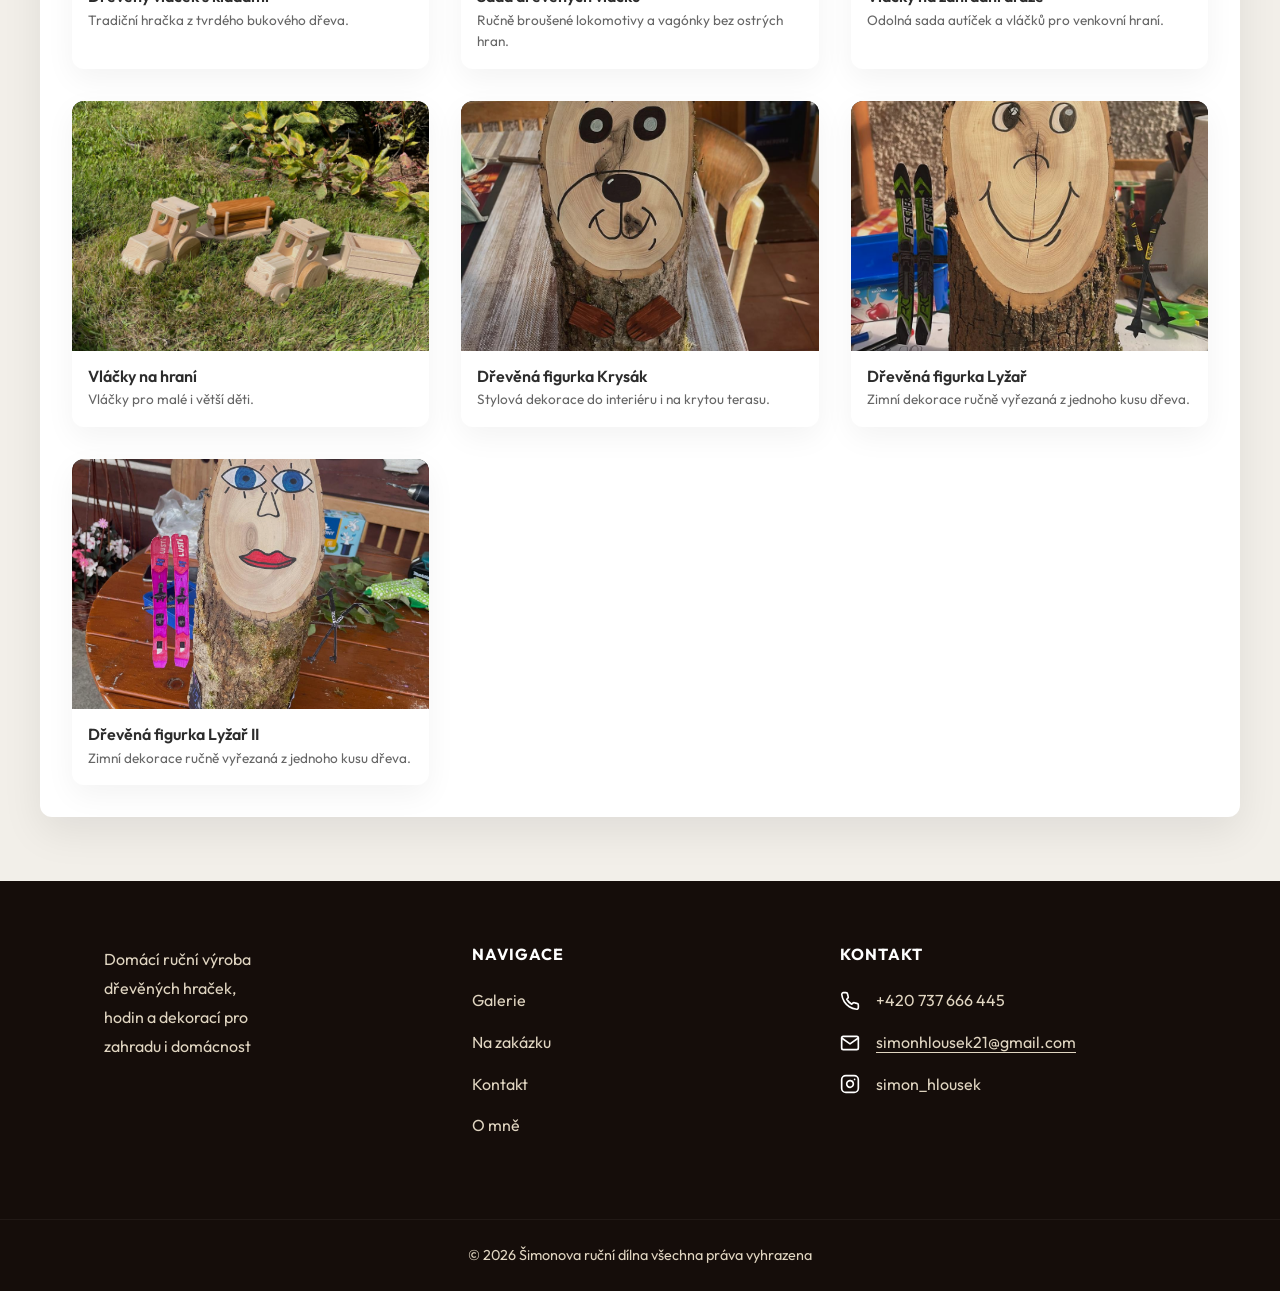
<file: portfolio.html>
<!DOCTYPE html>
<html lang="cs">

<head>
    <meta charset="UTF-8">
    <meta name="viewport" content="width=device-width, initial-scale=1.0">
    <title>Šimonova ruční dílna | Galerie</title>
    <link rel="preconnect" href="https://fonts.googleapis.com">
    <link rel="preconnect" href="https://fonts.gstatic.com" crossorigin>
    <link
        href="https://fonts.googleapis.com/css2?family=Outfit:wght@300;400;500;700&family=Playfair+Display:ital,wght@0,600;1,600&family=Caveat:wght@500;700&display=swap"
        rel="stylesheet">
    <link rel="stylesheet" href="styles.css">
    <link rel="icon" type="image/x-icon" href="Pictures_neupravene/favicon_48.ico">
    <script src="form.js"></script>
</head>

<body>
    <header class="header">
        <div class="container header-container">
            <a href="index.html" class="logo">
                <div class="logo-icon">
                    <img src="Pictures_neupravene/logo.jpg" alt="Šimonova ruční dílna logo">
                </div>
                <span class="logo-text">Šimonova ruční dílna</span>
            </a>
            <nav class="nav">
                <ul class="nav-list">
                    <li><a href="index.html">Domů</a></li>
                    <li><a href="portfolio.html" class="active">Galerie</a></li>
                    <li><a href="custom.html">Na zakázku</a></li>
                    <li><a href="about.html">O mně</a></li>
                    <li><a href="contact.html">Kontakt</a></li>
                </ul>
            </nav>
            <button class="mobile-menu-btn" aria-label="Otevřít menu">
                <span></span>
                <span></span>
                <span></span>
            </button>
        </div>
    </header>

    <main class="bg-light">
        <section class="subpage-hero" style="background-image: url('Pictures_neupravene/vlacek_logs_na_stole.jpg');">
            <div class="subpage-hero-overlay"></div>
            <div class="container subpage-hero-content">
                <h1 class="page-title">GALERIE</h1>
                <p class="page-subtitle">Každý kus je unikát s vlastním příběhem.</p>
            </div>
        </section>

        <section class="portfolio section">
            <div class="container overlap-container"
                style="background: var(--color-white); padding: 2rem; border-radius: 12px; box-shadow: 0 15px 40px rgba(0,0,0,0.08);">

                <div class="portfolio-filter">
                    <button class="filter-btn active" data-filter="all">Vše</button>
                    <button class="filter-btn" data-filter="hracky">Hračky</button>
                    <button class="filter-btn" data-filter="hodiny">Hodiny</button>
                    <button class="filter-btn" data-filter="zahrada">Zahrada a dekorace</button>
                </div>

                <div class="portfolio-grid new-grid">
                    <!-- HODINY -->
                    <div class="portfolio-card new-card" data-category="hodiny">
                        <div class="card-image">
                            <img src="Pictures_neupravene/hodiny_dominik.jpg" alt="Nástěnné hodiny Dominik" loading="lazy">
                        </div>
                        <div class="card-content new-content">
                            <div class="card-info">
                                <h3>Nástěnné hodiny Dominik</h3>
                                <p>Dubový masiv s výraznou kresbou dřeva, tichý strojek.</p>
                            </div>
                        </div>
                    </div>

                    <div class="portfolio-card new-card" data-category="hodiny">
                        <div class="card-image">
                            <img src="Pictures_neupravene/hodiny_je_cas_na_mansestr.jpg" alt="Nástěnné hodiny Je čas na manšestr" loading="lazy">
                        </div>
                        <div class="card-content new-content">
                            <div class="card-info">
                                <h3>Nástěnné hodiny 'Je čas na manšestr'</h3>
                                <p>Originální designové provedení z ořechového dřeva.</p>
                            </div>
                        </div>
                    </div>

                    <div class="portfolio-card new-card" data-category="hodiny">
                        <div class="card-image">
                            <img src="Pictures_neupravene/hodiny_je_cas_vyhrat.jpg" alt="Nástěnné hodiny Je čas vyhrát" loading="lazy">
                        </div>
                        <div class="card-content new-content">
                            <div class="card-info">
                                <h3>Nástěnné hodiny 'Je čas vyhrát'</h3>
                                <p>Masivní dřevo, elegantní kovové ručičky.</p>
                            </div>
                        </div>
                    </div>

                    <div class="portfolio-card new-card" data-category="hodiny">
                        <div class="card-image">
                            <img src="Pictures_neupravene/hodiny_krtecek.jpg" alt="Dětské hodiny Krteček" loading="lazy">
                        </div>
                        <div class="card-content new-content">
                            <div class="card-info">
                                <h3>Dětské hodiny Krteček</h3>
                                <p>Ručně vyřezávané a malované hodiny pro nejmenší.</p>
                            </div>
                        </div>
                    </div>

                    <div class="portfolio-card new-card" data-category="hodiny">
                        <div class="card-image">
                            <img src="Pictures_neupravene/hodiny_traktor.jpg" alt="Dětské hodiny Traktor" loading="lazy">
                        </div>
                        <div class="card-content new-content">
                            <div class="card-info">
                                <h3>Dětské hodiny Traktor</h3>
                                <p>Veselý motiv traktoru z překližky a masivu.</p>
                            </div>
                        </div>
                    </div>

                    <div class="portfolio-card new-card" data-category="hodiny">
                        <div class="card-image">
                            <img src="Pictures_neupravene/hodiny_v_krabici.jpg" alt="Nástěnné hodiny v dárkovém balení" loading="lazy">
                        </div>
                        <div class="card-content new-content">
                            <div class="card-info">
                                <h3>Nástěnné hodiny v balení</h3>
                                <p>Dárkové balení masivních hodin, ideální jako dárek.</p>
                            </div>
                        </div>
                    </div>

                    <!-- HRAČKY -->
                    <div class="portfolio-card new-card" data-category="hracky">
                        <div class="card-image">
                            <img src="Pictures_neupravene/vlacek_logs_na_stole.jpg" alt="Dřevěný vláček s kládami" loading="lazy">
                        </div>
                        <div class="card-content new-content">
                            <div class="card-info">
                                <h3>Dřevěný vláček s kládami</h3>
                                <p>Tradiční hračka z tvrdého bukového dřeva.</p>
                            </div>
                        </div>
                    </div>

                    <div class="portfolio-card new-card" data-category="hracky">
                        <div class="card-image">
                            <img src="Pictures_neupravene/vlacky_na_stole.jpg" alt="Sada dřevěných vláčků" loading="lazy">
                        </div>
                        <div class="card-content new-content">
                            <div class="card-info">
                                <h3>Sada dřevěných vláčků</h3>
                                <p>Ručně broušené lokomotivy a vagónky bez ostrých hran.</p>
                            </div>
                        </div>
                    </div>

                    <div class="portfolio-card new-card" data-category="hracky">
                        <div class="card-image">
                            <img src="Pictures_neupravene/vlacky_na_zahrade_karton.jpg" alt="Vláčky na zahradní dráze" loading="lazy">
                        </div>
                        <div class="card-content new-content">
                            <div class="card-info">
                                <h3>Vláčky na zahradní dráze</h3>
                                <p>Odolná sada autíček a vláčků pro venkovní hraní.</p>
                            </div>
                        </div>
                    </div>

                    <div class="portfolio-card new-card" data-category="hracky">
                        <div class="card-image">
                            <img src="Pictures_neupravene/vlacky_na_zahrade.jpg" alt="Vláčky na hraní" loading="lazy">
                        </div>
                        <div class="card-content new-content">
                            <div class="card-info">
                                <h3>Vláčky na hraní</h3>
                                <p>Vláčky pro malé i větší děti.</p>
                            </div>
                        </div>
                    </div>

                    <!-- ZAHRADA A DEKORACE -->
                    <div class="portfolio-card new-card" data-category="zahrada">
                        <div class="card-image">
                            <img src="Pictures_neupravene/nvm_krysak.jpg" alt="Dřevěná figurka Krysák" loading="lazy">
                        </div>
                        <div class="card-content new-content">
                            <div class="card-info">
                                <h3>Dřevěná figurka Krysák</h3>
                                <p>Stylová dekorace do interiéru i na krytou terasu.</p>
                            </div>
                        </div>
                    </div>

                    <div class="portfolio-card new-card" data-category="zahrada">
                        <div class="card-image">
                            <img src="Pictures_neupravene/nvm_lyzar.jpg" alt="Dřevěná figurka Lyžař" loading="lazy">
                        </div>
                        <div class="card-content new-content">
                            <div class="card-info">
                                <h3>Dřevěná figurka Lyžař</h3>
                                <p>Zimní dekorace ručně vyřezaná z jednoho kusu dřeva.</p>
                            </div>
                        </div>
                    </div>

                    <div class="portfolio-card new-card" data-category="zahrada">
                        <div class="card-image">
                            <img src="Pictures_neupravene/nvm_lyzar_2.jpg" alt="Dřevěná figurka Lyžař II" loading="lazy">
                        </div>
                        <div class="card-content new-content">
                            <div class="card-info">
                                <h3>Dřevěná figurka Lyžař II</h3>
                                <p>Zimní dekorace ručně vyřezaná z jednoho kusu dřeva.</p>
                            </div>
                        </div>
                    </div>
                </div>

                <div class="text-center" style="margin-top: 3rem; display: none;">
                    <a href="#" class="btn btn-outline"
                        style="border-color: #E89A3C; color: #E89A3C; font-weight: 600; padding: 1rem 3rem; border-radius: 30px; transition: all 0.3s;"
                        onmouseover="this.style.backgroundColor='#E89A3C'; this.style.color='#fff';"
                        onmouseout="this.style.backgroundColor='transparent'; this.style.color='#E89A3C';">Zobrazit více
                        ...</a>
                </div>
            </div>
        </section>
    </main>

    <footer class="footer">
        <div class="container">
            <div class="footer-grid">
                <div class="footer-col">
                    <p>Domácí ruční výroba<br>dřevěných hraček,<br>hodin a dekorací pro<br>zahradu i domácnost</p>
                </div>
                <div class="footer-col">
                    <h4 class="footer-heading">NAVIGACE</h4>
                    <ul class="footer-links">
                        <li><a href="portfolio.html">Galerie</a></li>
                        <li><a href="custom.html">Na zakázku</a></li>
                        <li><a href="contact.html">Kontakt</a></li>
                        <li><a href="about.html">O mně</a></li>
                    </ul>
                </div>
                <div class="footer-col">
                    <h4 class="footer-heading">KONTAKT</h4>
                    <ul class="footer-contact">
                        <li>
                            <svg xmlns="http://www.w3.org/2000/svg" width="20" height="20" viewBox="0 0 24 24"
                                fill="none" stroke="currentColor" stroke-width="2" stroke-linecap="round"
                                stroke-linejoin="round">
                                <path
                                    d="M22 16.92v3a2 2 0 0 1-2.18 2 19.79 19.79 0 0 1-8.63-3.07 19.5 19.5 0 0 1-6-6 19.79 19.79 0 0 1-3.07-8.67A2 2 0 0 1 4.11 2h3a2 2 0 0 1 2 1.72 12.84 12.84 0 0 0 .7 2.81 2 2 0 0 1-.45 2.11L8.09 9.91a16 16 0 0 0 6 6l1.27-1.27a2 2 0 0 1 2.11-.45 12.84 12.84 0 0 0 2.81.7A2 2 0 0 1 22 16.92z">
                                </path>
                            </svg>
                            <span>+420 737 666 445</span>
                        </li>
                        <li>
                            <svg xmlns="http://www.w3.org/2000/svg" width="20" height="20" viewBox="0 0 24 24"
                                fill="none" stroke="currentColor" stroke-width="2" stroke-linecap="round"
                                stroke-linejoin="round">
                                <path d="M4 4h16c1.1 0 2 .9 2 2v12c0 1.1-.9 2-2 2H4c-1.1 0-2-.9-2-2V6c0-1.1.9-2 2-2z">
                                </path>
                                <polyline points="22,6 12,13 2,6"></polyline>
                            </svg>
                            <a href="mailto:simonhlousek21@gmail.com">simonhlousek21@gmail.com</a>
                        </li>
                        <li>
                            <svg xmlns="http://www.w3.org/2000/svg" width="20" height="20" viewBox="0 0 24 24"
                                fill="none" stroke="currentColor" stroke-width="2" stroke-linecap="round"
                                stroke-linejoin="round">
                                <rect x="2" y="2" width="20" height="20" rx="5" ry="5"></rect>
                                <path d="M16 11.37A4 4 0 1 1 12.63 8 4 4 0 0 1 16 11.37z"></path>
                                <line x1="17.5" y1="6.5" x2="17.51" y2="6.5"></line>
                            </svg>
                            <span>simon_hlousek</span>
                        </li>
                    </ul>
                </div>
            </div>
        </div>
        <div class="footer-bottom-bar">
            <div class="container">
                <p>&copy; 2026 Šimonova ruční dílna všechna práva vyhrazena</p>
            </div>
        </div>
    </footer>

    <script src="script.js"></script>
</body>

</html>
</file>
<file: styles.css>
:root {
    --color-bg: #FCFAF8;
    --color-bg-alt: #F2EFE9;
    --color-wood-light: #C49A6C;
    --color-wood-primary: #8B5A2B;
    --color-wood-dark: #3E2723;
    --color-text: #2C2C2C;
    --color-text-light: #666666;
    --color-white: #FFFFFF;

    --font-sans: 'Outfit', sans-serif;
    --font-serif: 'Playfair Display', serif;

    --space-sm: 0.5rem;
    --space-md: 1rem;
    --space-lg: 2rem;
    --space-xl: 4rem;

    --transition-fast: 0.2s ease;
    --transition-normal: 0.3s ease;
}

* {
    margin: 0;
    padding: 0;
    box-sizing: border-box;
}

/* Premium Custom Scrollbar */
::-webkit-scrollbar {
    width: 10px;
}

::-webkit-scrollbar-track {
    background: var(--color-bg);
}

::-webkit-scrollbar-thumb {
    background-color: var(--color-wood-light);
    border-radius: 10px;
    border: 3px solid var(--color-bg);
}

::-webkit-scrollbar-thumb:hover {
    background-color: var(--color-wood-primary);
}

html {
    scroll-behavior: smooth;
}

body {
    font-family: var(--font-sans);
    color: var(--color-text);
    background-color: var(--color-bg);
    line-height: 1.6;
    overflow-x: hidden;
}

h1,
h2,
h3,
h4,
h5,
h6 {
    font-family: var(--font-serif);
    color: var(--color-wood-dark);
    margin-bottom: var(--space-md);
    line-height: 1.2;
}

p {
    margin-bottom: var(--space-md);
    color: var(--color-text-light);
}

img {
    max-width: 100%;
    height: auto;
    display: block;
}

a {
    text-decoration: none;
    color: inherit;
    transition: color var(--transition-fast);
}

ul {
    list-style: none;
}

.container {
    max-width: 1200px;
    margin: 0 auto;
    padding: 0 5%;
}

.section {
    padding: var(--space-xl) 0;
}

.text-center {
    text-align: center;
}

.bg-light {
    background-color: var(--color-bg-alt);
}

.bg-dark {
    background-color: var(--color-wood-dark);
    color: var(--color-white);
}

.bg-dark h2,
.bg-dark p {
    color: var(--color-white);
}

.bg-dark p {
    opacity: 0.8;
}

.btn {
    display: inline-block;
    padding: 0.8rem 1.8rem;
    border-radius: 4px;
    font-weight: 500;
    font-size: 1rem;
    cursor: pointer;
    transition: all var(--transition-normal);
    text-align: center;
    border: 2px solid transparent;
}

.btn-primary {
    background-color: var(--color-wood-primary);
    color: var(--color-white);
}

.btn-primary:hover {
    background-color: var(--color-wood-dark);
    transform: translateY(-2px);
    box-shadow: 0 4px 12px rgba(139, 90, 43, 0.3);
}

.btn-secondary {
    background-color: var(--color-white);
    color: var(--color-wood-dark);
}

.btn-secondary:hover {
    background-color: var(--color-bg-alt);
    transform: translateY(-2px);
}

.btn-outline {
    border-color: var(--color-wood-primary);
    color: var(--color-wood-primary);
}

.btn-outline:hover {
    background-color: var(--color-wood-primary);
    color: var(--color-white);
}

.btn-block {
    display: block;
    width: 100%;
}

.header {
    position: fixed;
    top: 0;
    left: 0;
    width: 100%;
    z-index: 1000;
    background: #7E7559;
    transition: all var(--transition-normal);
}

.header-container {
    display: flex;
    justify-content: space-between;
    align-items: center;
    height: 70px;
}

.logo {
    display: flex;
    align-items: center;
    gap: 0.8rem;
    text-decoration: none;
}

.logo-text {
    font-family: 'Caveat', cursive;
    font-size: 1.8rem;
    font-weight: 700;
    color: var(--color-white);
}

.logo-icon {
    display: flex;
    align-items: center;
    justify-content: center;
    width: 42px;
    height: 42px;
    background: var(--color-white);
    border-radius: 50%;
    overflow: hidden;
    box-shadow: 0 2px 10px rgba(0, 0, 0, 0.1);
}

.logo-icon img {
    width: 100%;
    height: 100%;
    object-fit: cover;
    border-radius: 50%;
    transform: scale(1.15);
    filter: contrast(1.2) brightness(0.95);
    transition: transform 0.3s ease;
}

.logo:hover .logo-icon img {
    transform: scale(1.22);
}

/* Zvětšení hlavičky a posunutí navigace více doprava */
.header .container {
    max-width: 1400px;
}

.nav {
    margin-left: auto;
}

.nav-list {
    display: flex;
    align-items: center;
    gap: 2rem;
}

.nav-list a:not(.btn) {
    font-weight: 500;
    position: relative;
    color: var(--color-white);
    transition: color var(--transition-fast);
}

.nav-list a:not(.btn):hover {
    color: #cccccc;
}

.nav-list a:not(.btn):active {
    color: #000000;
}

.nav-list a.active,
.nav-list a.active:hover {
    color: #000000;
}

.page-main {
    padding-top: 120px;
    min-height: calc(100vh - 80px);
    /* Odečet pro footer a header */
}

.mobile-menu-btn {
    display: none;
    background: none;
    border: none;
    cursor: pointer;
    position: relative;
    width: 25px;
    height: 20px;
}

.mobile-menu-btn span {
    display: block;
    position: absolute;
    height: 2px;
    width: 100%;
    background-color: var(--color-white);
    border-radius: 9px;
    opacity: 1;
    left: 0;
    transform: rotate(0deg);
    transition: .25s ease-in-out;
}

.mobile-menu-btn span:nth-child(1) {
    top: 0px;
}

.mobile-menu-btn span:nth-child(2) {
    top: 9px;
}

.mobile-menu-btn span:nth-child(3) {
    top: 18px;
}

.mobile-menu-btn.open span:nth-child(1) {
    top: 9px;
    transform: rotate(135deg);
}

.mobile-menu-btn.open span:nth-child(2) {
    opacity: 0;
    left: -60px;
}

.mobile-menu-btn.open span:nth-child(3) {
    top: 9px;
    transform: rotate(-135deg);
}

.hero {
    position: relative;
    height: 100vh;
    min-height: 600px;
    display: flex;
    align-items: center;
    overflow: hidden;
    padding-top: 70px;
}

.hero-bg {
    position: absolute;
    top: 0;
    left: 0;
    width: 100%;
    height: 100%;
    z-index: -1;
}

.hero-bg img {
    width: 100%;
    height: 100%;
    object-fit: cover;
}

.hero-overlay {
    position: absolute;
    top: 0;
    left: 0;
    width: 100%;
    height: 100%;
    background: linear-gradient(90deg, rgba(30, 20, 15, 0.8) 0%, rgba(30, 20, 15, 0.4) 100%);
}

.hero-content {
    max-width: 800px;
    animation: fadeInUp 1s ease forwards;
}

@media (max-width: 768px) {
    .hero {
        height: auto;
        min-height: 100vh;
        padding-top: 100px;
        padding-bottom: 60px;
    }

    .hero-content {
        padding-top: 0;
    }
}

.hero-title {
    color: var(--color-white);
    font-size: clamp(2.5rem, 5vw, 4.5rem);
    margin-bottom: var(--space-md);
}

.hero-subtitle {
    color: rgba(255, 255, 255, 0.9);
    font-size: 1.2rem;
    max-width: 600px;
    margin-bottom: var(--space-lg);
}

.hero-actions {
    display: flex;
    gap: 1rem;
    flex-wrap: wrap;
}

@keyframes fadeInUp {
    from {
        opacity: 0;
        transform: translateY(30px);
    }

    to {
        opacity: 1;
        transform: translateY(0);
    }
}

.section-title {
    font-size: 2.5rem;
    margin-bottom: var(--space-lg);
    position: relative;
    display: inline-block;
}

.section-title::after {
    content: '';
    position: absolute;
    bottom: -10px;
    left: 0;
    width: 60px;
    height: 3px;
    background-color: var(--color-wood-primary);
}

.text-center .section-title::after {
    left: 50%;
    transform: translateX(-50%);
}

.about-container {
    display: grid;
    grid-template-columns: 1fr 1fr;
    gap: var(--space-xl);
    align-items: center;
}

.about-stats {
    display: grid;
    grid-template-columns: repeat(auto-fit, minmax(150px, 1fr));
    gap: var(--space-md);
}

.stat-item {
    background: var(--color-white);
    padding: var(--space-lg);
    border-radius: 8px;
    text-align: center;
    box-shadow: 0 10px 30px rgba(0, 0, 0, 0.05);
    border-bottom: 4px solid var(--color-wood-primary);
    transition: transform var(--transition-normal);
}

.stat-item:hover {
    transform: translateY(-5px);
}

.stat-number {
    display: block;
    font-family: var(--font-serif);
    font-size: 2rem;
    font-weight: 700;
    color: var(--color-wood-dark);
    margin-bottom: 0.5rem;
}

.stat-label {
    font-size: 0.9rem;
    font-weight: 500;
    text-transform: uppercase;
    letter-spacing: 1px;
    color: var(--color-wood-primary);
}

.portfolio-grid {
    display: grid;
    grid-template-columns: repeat(auto-fit, minmax(300px, 1fr));
    gap: 2rem;
    margin-top: var(--space-xl);
}

.portfolio-card {
    background: var(--color-white);
    border-radius: 8px;
    overflow: hidden;
    box-shadow: 0 4px 20px rgba(0, 0, 0, 0.05);
    transition: all var(--transition-normal);
}

.portfolio-card:hover {
    transform: translateY(-10px);
    box-shadow: 0 15px 30px rgba(0, 0, 0, 0.1);
}

.card-image {
    height: 250px;
    overflow: hidden;
}

.card-image img {
    width: 100%;
    height: 100%;
    object-fit: cover;
    transition: transform 0.5s ease;
}

.portfolio-card:hover .card-image img {
    transform: scale(1.05);
}

.card-content {
    padding: 1.5rem;
}

.card-content h3 {
    margin-bottom: 0.5rem;
    font-size: 1.3rem;
}

.custom-orders-content {
    display: grid;
    grid-template-columns: 1fr 1fr;
    gap: var(--space-xl);
    align-items: center;
}

.lead {
    font-size: 1.2rem;
    color: var(--color-wood-primary);
    font-weight: 500;
}

.process-list {
    margin-top: var(--space-lg);
}

.process-list li {
    margin-bottom: 1rem;
    padding-left: 2rem;
    position: relative;
    color: var(--color-text-light);
}

.process-list li strong {
    color: var(--color-wood-dark);
}

.process-list li::before {
    content: '';
    position: absolute;
    left: 0;
    top: 8px;
    width: 10px;
    height: 10px;
    background-color: var(--color-wood-primary);
    border-radius: 50%;
}

.blueprint-image {
    background-color: var(--color-wood-primary);
    border-radius: 8px;
    padding: 2rem;
    height: 100%;
    min-height: 400px;
    display: flex;
    align-items: center;
    justify-content: center;
    position: relative;
    overflow: hidden;
}

.wood-pattern {
    background-image: repeating-linear-gradient(45deg, rgba(255, 255, 255, 0.05) 0px, rgba(255, 255, 255, 0.05) 2px, transparent 2px, transparent 10px);
    position: absolute;
    top: 0;
    left: 0;
    width: 100%;
    height: 100%;
    display: flex;
    flex-direction: column;
    align-items: center;
    justify-content: center;
    text-align: center;
    color: var(--color-white);
    padding: 2rem;
}

.wood-pattern h3 {
    color: var(--color-white);
    font-size: 2rem;
}

.wood-pattern p {
    color: rgba(255, 255, 255, 0.9);
}

.contact-container {
    display: grid;
    grid-template-columns: 1fr 1fr;
    gap: var(--space-xl);
}

.contact-details {
    margin-top: var(--space-lg);
}

.contact-item {
    display: flex;
    align-items: center;
    gap: 1rem;
    margin-bottom: 1rem;
}

.contact-item svg {
    color: var(--color-wood-light);
}

.contact-form {
    background: var(--color-white);
    padding: 2.5rem;
    border-radius: 8px;
    box-shadow: 0 15px 40px rgba(0, 0, 0, 0.2);
    color: var(--color-text);
}

.form-group {
    margin-bottom: 1.5rem;
}

.form-group label {
    display: block;
    margin-bottom: 0.5rem;
    font-weight: 500;
    color: var(--color-wood-dark);
}

.form-group input,
.form-group textarea {
    width: 100%;
    padding: 0.8rem;
    border: 1px solid #E0E0E0;
    border-radius: 4px;
    font-family: var(--font-sans);
    font-size: 1rem;
    transition: border-color var(--transition-fast);
}

.form-group input:focus,
.form-group textarea:focus {
    outline: none;
    border-color: var(--color-wood-primary);
}

.footer {
    background-color: #150D0A;
    color: #E0D5C1;
    padding: 0;
    text-align: left;
}

.footer-grid {
    display: grid;
    grid-template-columns: repeat(auto-fit, minmax(250px, 1fr));
    gap: 2rem;
    padding: var(--space-xl) 0;
}

.footer-col p {
    color: #E0D5C1;
    line-height: 1.8;
}

.footer-heading {
    color: #FFFFFF;
    font-family: var(--font-sans);
    font-size: 1rem;
    letter-spacing: 1px;
    margin-bottom: 1.5rem;
    text-transform: uppercase;
}

.footer-links li,
.footer-contact li {
    margin-bottom: 1rem;
}

.footer-links a {
    color: #E0D5C1;
    transition: color var(--transition-fast);
}

.footer-links a:hover {
    color: #FFFFFF;
    text-decoration: underline;
}

.footer-contact li {
    display: flex;
    align-items: center;
    gap: 1rem;
}

.footer-contact svg {
    color: #FFFFFF;
}

.footer-contact a {
    color: #E0D5C1;
    text-decoration: underline;
    text-underline-offset: 4px;
}

.footer-contact a:hover {
    color: #FFFFFF;
}

.footer-bottom-bar {
    background-color: #150D0A;
    padding: 1.5rem 0;
    text-align: center;
    border-top: 1px solid rgba(255, 255, 255, 0.05);
}

.footer-bottom-bar p {
    margin: 0;
    color: #E0D5C1;
    font-size: 0.9rem;
}

/* Hub Section */
.hub-grid {
    display: grid;
    grid-template-columns: repeat(2, 1fr);
    gap: 1.5rem;
}

@media (max-width: 768px) {
    .hub-grid {
        grid-template-columns: 1fr;
    }
}

.hub-card {
    display: flex;
    flex-direction: column;
    background: var(--color-white);
    overflow: hidden;
    border-radius: 12px;
    box-shadow: 0 4px 15px rgba(0, 0, 0, 0.05);
    transition: transform 0.4s cubic-bezier(0.175, 0.885, 0.32, 1.275), box-shadow 0.4s ease;
    text-decoration: none;
    color: var(--color-text);
}

.hub-card:hover {
    transform: translateY(-8px);
    box-shadow: 0 15px 35px rgba(0, 0, 0, 0.15);
}

.hub-card-img {
    height: 220px;
    background-color: #000;
    overflow: hidden;
}

.hub-card-img img {
    width: 100%;
    height: 100%;
    object-fit: cover;
    opacity: 0.9;
    transition: transform 0.5s ease;
}

.hub-card:hover .hub-card-img img {
    transform: scale(1.05);
}

.hub-card-title {
    padding: 1rem 1.5rem;
    font-size: 1rem;
    background: var(--color-white);
    color: var(--color-text);
}

@media (max-width: 900px) {

    .about-container,
    .custom-orders-content,
    .contact-container {
        grid-template-columns: 1fr;
    }

    .hero-title {
        font-size: 2.5rem;
    }
}

@media (max-width: 768px) {
    .nav {
        display: none;
    }

    .nav.active {
        display: block;
        position: absolute;
        top: 70px;
        left: 0;
        width: 100%;
        background: #7E7559;
        padding: 1.5rem 5%;
        border-top: 1px solid rgba(255, 255, 255, 0.1);
        box-shadow: 0 10px 20px rgba(0, 0, 0, 0.15);
        z-index: 999;
    }

    .nav.active .nav-list {
        flex-direction: column;
        align-items: center;
        gap: 1.5rem;
    }

    .mobile-menu-btn {
        display: block;
    }

    .hero-actions {
        flex-direction: column;
    }

    .btn {
        width: 100%;
    }

    .section {
        padding: var(--space-lg) 0;
    }
}

/* --- NEW SUBPAGES STYLES --- */

/* Subpage Hero Banner */
.subpage-hero {
    position: relative;
    padding: 200px 0 100px;
    background-size: cover;
    background-position: center;
    background-attachment: fixed;
    text-align: center;
    color: var(--color-white);
}

@media (max-width: 768px) {
    .subpage-hero {
        padding: 130px 0 70px;
    }
}

.subpage-hero-overlay {
    position: absolute;
    top: 0;
    left: 0;
    width: 100%;
    height: 100%;
    background: rgba(0, 0, 0, 0.6);
}

.subpage-hero-content {
    position: relative;
    z-index: 10;
}

.subpage-hero .page-title {
    color: var(--color-white);
    font-size: 2.5rem;
    letter-spacing: 2px;
    margin-bottom: 0.5rem;
    font-family: var(--font-sans);
}

.subpage-hero .page-subtitle {
    color: #E89A3C;
    font-size: 1.1rem;
    font-weight: 500;
}

/* Overlapping Containers */
.overlap-container {
    margin-top: -15px;
    position: relative;
    z-index: 20;
}

/* Portfolio Gallery */
.portfolio-filter {
    display: flex;
    gap: 1rem;
    margin-bottom: 2rem;
    flex-wrap: wrap;
}

.filter-btn {
    background: transparent;
    border: none;
    font-family: var(--font-sans);
    font-size: 1rem;
    color: var(--color-text-light);
    cursor: pointer;
    padding: 0.5rem 0;
}

.filter-btn.active {
    color: var(--color-text);
    border-bottom: 2px solid #000;
    font-weight: 600;
}

.new-grid {
    display: grid;
    grid-template-columns: 1fr;
    gap: 2rem;
}

@media (min-width: 768px) {
    .new-grid {
        grid-template-columns: repeat(2, 1fr);
    }
}

@media (min-width: 1024px) {
    .new-grid {
        grid-template-columns: repeat(3, 1fr);
    }
}

.new-card {
    background: var(--color-white);
    border-radius: 12px;
    overflow: hidden;
    box-shadow: 0 10px 30px rgba(0, 0, 0, 0.05);
    transition: transform 0.4s cubic-bezier(0.175, 0.885, 0.32, 1.275), box-shadow 0.4s ease;
    text-decoration: none;
    display: block;
}

.new-card:hover {
    transform: translateY(-8px);
    box-shadow: 0 15px 35px rgba(0, 0, 0, 0.15);
}

.new-card .card-image {
    height: 250px;
    background-color: #000;
}

.new-card .card-image img {
    opacity: 0.9;
}

.new-content {
    display: flex;
    justify-content: space-between;
    align-items: flex-start;
    padding: 1rem;
}

.new-content .card-info h3 {
    font-family: var(--font-sans);
    font-size: 1rem;
    font-weight: 600;
    color: var(--color-text);
    margin-bottom: 0.2rem;
}

.new-content .card-info p {
    font-size: 0.85rem;
    color: var(--color-text-light);
    margin: 0;
}

.new-content .card-price {
    font-weight: 600;
    color: var(--color-text);
}

/* Custom Orders */
.custom-grid-new {
    display: grid;
    grid-template-columns: 1fr;
    gap: 3rem;
}

@media (min-width: 768px) {
    .custom-grid-new {
        grid-template-columns: 1fr 1fr;
    }
}

.process-steps {
    display: flex;
    flex-direction: column;
    gap: 1.5rem;
}

.step-item {
    display: flex;
    align-items: flex-start;
    gap: 1rem;
}

.step-icon {
    margin-top: 0.2rem;
    color: var(--color-text);
}

.step-text h4 {
    font-family: var(--font-sans);
    font-size: 1.1rem;
    font-weight: 600;
    color: var(--color-text);
    margin-bottom: 0.2rem;
}

.step-text p {
    font-size: 0.9rem;
    margin: 0;
}

/* Contact */
.contact-grid-new {
    display: grid;
    grid-template-columns: 1fr;
    gap: 3rem;
}

@media (min-width: 768px) {
    .contact-grid-new {
        grid-template-columns: 1fr 1fr;
    }
}

.contact-list {
    display: flex;
    flex-direction: column;
    gap: 1.5rem;
    margin-top: 2rem;
}

.contact-list li {
    display: flex;
    align-items: center;
    gap: 1rem;
}

.c-icon {
    display: flex;
    align-items: center;
    justify-content: center;
    width: 40px;
    height: 40px;
    border: 1px solid var(--color-text-light);
    border-radius: 50%;
    color: var(--color-text);
}

.c-text span {
    font-size: 0.8rem;
    color: var(--color-text-light);
    text-transform: uppercase;
}

.c-text strong {
    font-size: 1rem;
    color: var(--color-text);
    font-weight: 500;
}

/* Clean Form & Contact Card */
.contact-card,
.clean-form {
    background: var(--color-white);
    padding: 2.5rem;
    border-radius: 12px;
    box-shadow: 0 15px 40px rgba(0, 0, 0, 0.08);
}

.form-group-clean {
    margin-bottom: 1.5rem;
}

.form-group-clean label {
    display: block;
    font-size: 0.85rem;
    font-weight: 500;
    color: var(--color-text);
    margin-bottom: 0.5rem;
    text-transform: uppercase;
}

.form-group-clean .required {
    color: #E89A3C;
}

.form-group-clean input,
.form-group-clean textarea {
    width: 100%;
    border: none;
    border-bottom: 1px solid #ccc;
    padding: 0.5rem 0;
    font-family: var(--font-sans);
    font-size: 1rem;
    background: transparent;
    transition: border-color var(--transition-fast);
}

.form-group-clean input:focus,
.form-group-clean textarea:focus {
    outline: none;
    border-bottom-color: var(--color-text);
}

/* About New */
.about-new-container {
    background: var(--color-white);
    padding: 2.5rem;
    border-radius: 12px;
    box-shadow: 0 15px 40px rgba(0, 0, 0, 0.08);
}

/* Home About Teaser */
.home-about {
    background-color: var(--color-bg);
    padding-top: 6rem;
    padding-bottom: 5rem;
}

@media (max-width: 768px) {
    .home-about {
        padding-top: 3rem;
        padding-bottom: 3rem;
    }
}

.home-about-container {
    display: grid;
    grid-template-columns: 1fr;
    gap: 3rem;
    align-items: center;
}

@media (min-width: 768px) {
    .home-about-container {
        grid-template-columns: 1fr 1fr;
    }
}

.home-about-image {
    position: relative;
    z-index: 10;
}

.home-about-image img {
    width: 100%;
    height: auto;
    object-fit: cover;
    transition: transform 0.5s ease;
}

.home-about-image:hover img {
    transform: scale(1.02);
}

/* Featured Products Slider */
.featured-slider {
    display: flex;
    overflow-x: auto;
    scroll-snap-type: x mandatory;
    gap: 1.5rem;
    padding-bottom: 2rem;
    scrollbar-width: thin;
    scrollbar-color: #E89A3C transparent;
}

.featured-slider::-webkit-scrollbar {
    height: 6px;
}

.featured-slider::-webkit-scrollbar-track {
    background: transparent;
}

.featured-slider::-webkit-scrollbar-thumb {
    background-color: #E89A3C;
    border-radius: 10px;
}

.featured-card {
    flex: 0 0 85%;
    scroll-snap-align: center;
    position: relative;
    border-radius: 12px;
    overflow: hidden;
    display: flex;
    flex-direction: column;
    box-shadow: 0 10px 30px rgba(0, 0, 0, 0.1);
    height: 340px;
}

@media (min-width: 768px) {
    .featured-card {
        flex: 0 0 calc(33.333% - 1rem);
    }
}

.featured-img-wrap {
    position: relative;
    width: 100%;
    flex: 1;
    overflow: hidden;
    cursor: zoom-in;
}

.featured-img-wrap::after {
    content: '';
    position: absolute;
    bottom: 0;
    left: 0;
    width: 100%;
    height: 80px;
    background: linear-gradient(to bottom, transparent, rgba(21, 13, 10, 0.85));
    pointer-events: none;
    z-index: 1;
}

.featured-img-wrap img {
    width: 100%;
    height: 100%;
    object-fit: cover;
    transition: transform 0.6s cubic-bezier(0.165, 0.84, 0.44, 1);
    position: relative;
    z-index: 0;
}

.featured-img-wrap:hover img {
    transform: scale(1.08);
}

.featured-title-overlay {
    position: absolute;
    top: 15px;
    left: 15px;
    background: rgba(21, 13, 10, 0.75);
    color: #fff;
    padding: 0.4rem 1rem;
    border-radius: 20px;
    font-size: 0.8rem;
    font-weight: 500;
    text-transform: uppercase;
    letter-spacing: 1px;
    pointer-events: none;
    box-shadow: 0 4px 10px rgba(0, 0, 0, 0.15);
}

.featured-bottom-bar {
    display: flex;
    align-items: center;
    justify-content: center;
    background-color: #150D0A;
    color: #E0D5C1;
    height: 52px;
    width: 100%;
    font-family: var(--font-sans);
    font-size: 0.9rem;
    font-weight: 600;
    text-transform: uppercase;
    letter-spacing: 1px;
    text-decoration: none;
    transition: all var(--transition-normal);
    border-top: 1px solid rgba(255, 255, 255, 0.05);
}

.featured-bottom-bar:hover {
    background-color: var(--color-wood-primary);
    color: #fff;
}

/* Lightbox Premium Style */
.lightbox-overlay {
    position: fixed;
    top: 0;
    left: 0;
    width: 100%;
    height: 100%;
    background: rgba(10, 6, 4, 0.92);
    z-index: 9999;
    display: flex;
    align-items: center;
    justify-content: center;
    opacity: 0;
    transition: opacity 0.3s ease;
    cursor: zoom-out;
}

.lightbox-overlay.show {
    opacity: 1;
}

.lightbox-img {
    max-width: 90%;
    max-height: 85%;
    border-radius: 8px;
    box-shadow: 0 20px 50px rgba(0, 0, 0, 0.5);
    transform: scale(0.95);
    transition: transform 0.3s cubic-bezier(0.165, 0.84, 0.44, 1);
    cursor: default;
}

.lightbox-overlay.show .lightbox-img {
    transform: scale(1);
}

.lightbox-close {
    position: absolute;
    top: 25px;
    right: 25px;
    background: none;
    border: none;
    color: #fff;
    font-size: 2.5rem;
    cursor: pointer;
    line-height: 1;
    transition: transform var(--transition-fast), color var(--transition-fast);
}

.lightbox-close:hover {
    color: #E89A3C;
    transform: scale(1.1);
}

/* --- PREMIUM ANIMATIONS & JS DYNAMICS --- */

/* Keyframe Animations */
@keyframes cardFadeIn {
    from {
        opacity: 0;
        transform: translateY(15px) scale(0.96);
    }

    to {
        opacity: 1;
        transform: translateY(0) scale(1);
    }
}

@keyframes rotate {
    100% {
        transform: rotate(360deg);
    }
}

@keyframes slideDown {
    from {
        opacity: 0;
        transform: translateY(-10px);
    }

    to {
        opacity: 1;
        transform: translateY(0);
    }
}

@keyframes fadeOut {
    from {
        opacity: 1;
    }

    to {
        opacity: 0;
    }
}

/* Spinner Styles */
.spinner circle {
    animation: dash 1.5s ease-in-out infinite;
    stroke: currentColor;
    stroke-linecap: round;
}

@keyframes dash {
    0% {
        stroke-dasharray: 1, 150;
        stroke-dashoffset: 0;
    }

    50% {
        stroke-dasharray: 90, 150;
        stroke-dashoffset: -35;
    }

    100% {
        stroke-dasharray: 90, 150;
        stroke-dashoffset: -124;
    }
}

/* Custom Success Message */
.form-success-message {
    transition: all 0.3s ease;
}
</file>
